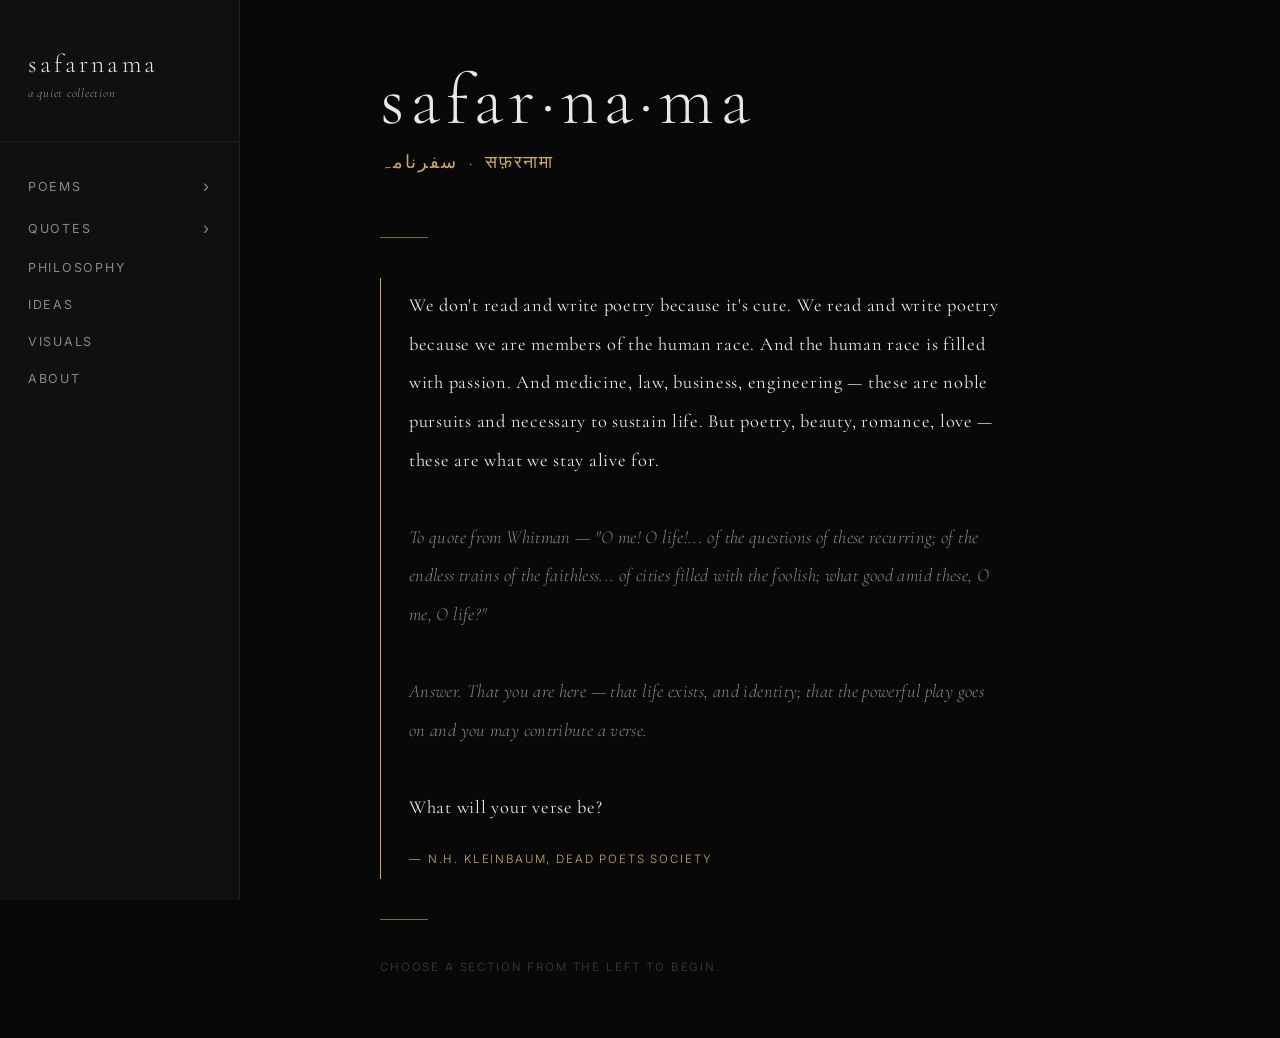
<file: index.html>
<!DOCTYPE html>
<html lang="en">
<head>
  <meta charset="UTF-8" />
  <meta name="viewport" content="width=device-width, initial-scale=1.0"/>
  <title>Safarnama</title>
  <link rel="preconnect" href="https://fonts.googleapis.com">
  <link rel="preconnect" href="https://fonts.gstatic.com" crossorigin>
  <link href="https://fonts.googleapis.com/css2?family=Cormorant+Garamond:ital,wght@0,300;0,400;0,600;1,300;1,400&family=Inter:wght@300;400;500&family=Gulzar&display=swap" rel="stylesheet">
  <link rel="stylesheet" href="css/style.css" />
</head>

<body>

  <!-- ═══ SIDEBAR ═══ -->
  <aside class="sidebar">

    <div class="sidebar-header" onclick="showSection('home'); closeAllDropdowns();" style="cursor:pointer;">
        <h1 class="site-title">Safarnama</h1>
        <p class="site-subtitle">a quiet collection</p>
    </div>

    <nav class="sidebar-nav">

      <!-- Poems -->
      <div class="nav-item">
        <button class="nav-btn" onclick="toggleDropdown('poems-drop')">
          <span>Poems</span>
          <span class="arrow" id="poems-arrow">›</span>
        </button>
        <div class="dropdown" id="poems-drop">
          <button class="sub-btn" onclick="showSection('poems-hindi')">Hindi</button>
          <button class="sub-btn" onclick="showSection('poems-urdu')">Urdu</button>
          <button class="sub-btn" onclick="showSection('poems-english')">English</button>
        </div>
      </div>

      <!-- Quotes -->
      <div class="nav-item">
        <button class="nav-btn" onclick="toggleDropdown('quotes-drop')">
          <span>Quotes</span>
          <span class="arrow" id="quotes-arrow">›</span>
        </button>
        <div class="dropdown" id="quotes-drop">
          <button class="sub-btn" onclick="showSection('quotes-hindi')">Hindi</button>
          <button class="sub-btn" onclick="showSection('quotes-urdu')">Urdu</button>
          <button class="sub-btn" onclick="showSection('quotes-english')">English</button>
        </div>
      </div>

      <!-- Philosophy -->
      <div class="nav-item">
        <button class="nav-btn" onclick="showSection('philosophy')">
          <span>Philosophy</span>
        </button>
      </div>

      <!-- Ideas -->
      <div class="nav-item">
        <button class="nav-btn" onclick="showSection('ideas')">
          <span>Ideas</span>
        </button>
      </div>

      <!-- Visuals -->
      <div class="nav-item">
        <button class="nav-btn" onclick="showSection('visuals')">
          <span>Visuals</span>
        </button>
      </div>

      <!-- About -->
      <div class="nav-item">
        <button class="nav-btn" onclick="showSection('about')">
          <span>About</span>
        </button>
      </div>

    </nav>

  </aside>

  <!-- ═══ MAIN CONTENT ═══ -->
  <main class="main-content">

    <!-- HOME / LANDING -->
    <section class="section active" id="home">
        <div class="landing">

            <h2 class="landing-title">safar·na·ma</h2>
            <p class="landing-meaning">سفرنامہ &nbsp;·&nbsp; सफ़रनामा</p>

            <div class="landing-line"></div>

            <blockquote class="landing-quote">
            <strong>We don't read and write poetry because it's cute. We read and write
            poetry because we are members of the human race. And the human race
            is filled with passion. And medicine, law, business, engineering —
            these are noble pursuits and necessary to sustain life. But poetry,
            beauty, romance, love — these are what we stay alive for.</strong>
            <br><br>
            To quote from Whitman — <em>"O me! O life!... of the questions of
            these recurring; of the endless trains of the faithless... of cities
            filled with the foolish; what good amid these, O me, O life?"</em>
            <br><br>
            Answer. That you are here — that life exists, and identity; that the
            powerful play goes on and you may contribute a verse.
            <br><br>
            <strong>What will your verse be?</strong>
            <span class="landing-quote-author">— N.H. Kleinbaum, Dead Poets Society</span>
            </blockquote>

            <div class="landing-line"></div>

            <p class="landing-hint">Choose a section from the left to begin.</p>

        </div>
    </section>

    <!-- POEMS — ENGLISH -->
    <section class="section" id="poems-english">
    <div class="section-header">
        <h2 class="section-title">English Poems</h2>
    </div>

    <!-- POEM INDEX — list of all poems -->
    <div class="poem-index" id="index-poems-english">
        <div class="poem-index-list">

        <div class="poem-index-item" onclick="showPoem('poems-english', 'frost-stopping')">
            <div class="poem-index-left">
            <span class="poem-index-title">Stopping by Woods on a Snowy Evening</span>
            <span class="poem-index-author">Robert Frost</span>
            </div>
            <div class="poem-index-right">
            <span class="poem-index-year">1922</span>
            <span class="poem-index-arrow">›</span>
            </div>
        </div>

        <div class="poem-index-item" onclick="showPoem('poems-english', 'marley-truth')">
            <div class="poem-index-left">
                <span class="poem-index-title">Find the ones worth suffering for</span>
                <span class="poem-index-author">Bob Marley</span>
            </div>
            <div class="poem-index-right">
                <span class="poem-index-arrow">›</span>
            </div>
        </div>

        </div>
    </div>

    <!-- SINGLE POEM VIEW -->
    <div class="poem-single" id="single-poems-english" style="display:none;">

        <!-- Back button -->
        <button class="back-btn" onclick="backToIndex('poems-english')">
        ‹ &nbsp; Back to English Poems
        </button>

        <!-- Poems live here, only one visible at a time -->
        <div class="poem-card" id="frost-stopping" style="display:none;">
        <div class="poem-card-top">
            <div class="poem-meta">
            <h3 class="poem-title">Stopping by Woods on a Snowy Evening</h3>
            <p class="poem-author">Robert Frost</p>
            </div>
        </div>

        <p class="poem-note">
            A traveler pauses mid-journey to watch snow fall silently into a dark wood.
            The scene holds him — its stillness almost seductive. But he cannot stay.
            He has promises to keep, miles to go, a life that demands he move on.
            It is not a poem about rest. It is a meditation on the tension between
            longing and duty — and its closing lines are not a complaint but a weary,
            resolute affirmation of the need to carry on.
        </p>

        <div class="poem-divider"></div>

        <div class="poem-body">
            <p class="poem-lines">
            The woods are lovely, dark and deep,<br>
            But I have promises to keep,<br>
            And miles to go before I sleep,<br>
            And miles to go before I sleep.
            </p>
        </div>
        </div>

        <div class="poem-card" id="marley-truth" style="display:none;">
            <div class="poem-card-top">
                <h3 class="poem-title">Find the ones worth suffering for</h3>
                <p class="poem-author">Bob Marley</p>
            </div>

            <p class="poem-note">
                Marley
                is laying out a kind of emotional logic here. Anything worth having will
                cost you something. Ease and worth rarely occupy the same space. The
                final turn is the most honest — he does not promise you a love without
                pain. He only asks you to find the people whose pain is worth carrying.
                That is not cynicism. That is wisdom from someone who understood that
                love is not the absence of suffering but the presence of someone worth
                suffering for.
            </p>

            <div class="poem-divider"></div>

            <div class="poem-body">
                <p class="poem-lines">
                If she's amazing, she won't be easy.<br>
                If she's easy, she won't be amazing.<br>
                If she's worth it, you won't give up.<br>
                If you give up, you're not worthy.<br>
                <br>
                Truth is, everybody is going to hurt you;<br>
                you just gotta find the ones worth suffering for.
                </p>
            </div>
        </div>

    </div>
    </section>

    <!-- POEMS — HINDI -->
    <section class="section" id="poems-hindi">
    <div class="section-header">
        <h2 class="section-title">Hindi Poems</h2>
        <p class="section-sub">कविताएँ</p>
    </div>

    <div class="poem-index" id="index-poems-hindi">
    <div class="poem-index-list">

      <div class="poem-index-item" onclick="showPoem('poems-hindi', 'gupt-manushyata')">
        <div class="poem-index-left">
          <span class="poem-index-title">Manushyata</span>
          <span class="poem-index-author">Maithilisharan Gupt</span>
        </div>
        <div class="poem-index-right">
          <span class="poem-index-year">1910</span>
          <span class="poem-index-arrow">›</span>
        </div>
      </div>

    </div>
  </div>

  <div class="poem-single" id="single-poems-hindi" style="display:none;">
    <button class="back-btn" onclick="backToIndex('poems-hindi')">
      ‹ &nbsp; Back to Hindi Poems
    </button>

    <div class="poem-card" id="gupt-manushyata" style="display:none;">
      <div class="poem-card-top">
        <h3 class="poem-title">Manushyata — मनुष्यता</h3>
        <p class="poem-author">Maithilisharan Gupt</p>
        <p class="poem-year">1910</p>
      </div>

      <p class="poem-note">
        Yeh kavita ek sawaal poochti hai — insaan aur janwar mein fark kya hai?
        Gupt ji kehte hain ki jo sirf apne liye jeeta hai, woh toh bas ek pashu hai.
        Asli insaan woh hai jo doosron ke liye jeeta hai, doosron ke liye marta hai.
        Kavita mein unhone Dadhichi, Karna, Raja Ushinar jaisi mahaan aatmaon ka
        zikr kiya hai jinhone apna sab kuch doosron ke liye de diya. Har stanza ek
        hi pankti par khatam hota hai — yeh repetition ek dhol ki tarah dil mein
        bajti hai. Yeh sirf ek kavita nahi, insaaniyat ki ek definition hai.
      </p>

      <div class="poem-divider"></div>

      <div class="poem-body">
        <p class="poem-lines">
          विचार लो कि मर्त्य हो न मृत्यु से डरो कभी,<br>
          मरो परंतु यों मरो कि याद जो करें सभी।<br>
          हुई न यों सुमृत्यु तो वृथा मरे, वृथा जिए,<br>
          मरा नहीं वही कि जो जिया न आपके लिए।<br>
          वही पशु-प्रवृत्ति है कि आप आप ही चरे,<br>
          वही मनुष्य है कि जो मनुष्य के लिए मरे॥<br>
          <br>
          उसी उदार की कथा सरस्वती बखानती,<br>
          उसी उदार से धरा कृतार्थ भाव मानती।<br>
          उसी उदार की सदा सजीव कीर्ति कूजती;<br>
          तथा उसी उदार को समस्त सृष्टि पूजती।<br>
          अखंड आत्म भाव जो असीम विश्व में भरे,<br>
          वही मनुष्य है कि जो मनुष्य के लिए मरे॥<br>
          <br>
          क्षुधार्त रतिदेव ने दिया करस्थ थाल भी,<br>
          तथा दधीचि ने दिया परार्थ अस्थिजाल भी।<br>
          उशीनर क्षितीश ने स्वमांस दान भी किया,<br>
          सहर्ष वीर कर्ण ने शरीर-चर्म भी दिया।<br>
          अनित्य देह के लिए अनादि जीव क्या डरे?<br>
          वही मनुष्य है कि जो मनुष्य के लिए मरे॥<br>
          <br>
          सहानुभूति चाहिए, महाविभूति है यही;<br>
          वशीकृता सदैव है बनी हुई स्वयं मही।<br>
          विरुद्धवाद बुद्ध का दया-प्रवाह में बहा,<br>
          विनीत लोकवर्ग क्या न सामने झुका रहा?<br>
          अहा! वही उदार है परोपकार जो करे,<br>
          वही मनुष्य है कि जो मनुष्य के लिए मरे॥<br>
          <br>
          रहो न भूले के कभी मदांध तुच्छ वित्त में,<br>
          सनाथ जान आपको करो न गर्व चित्त में।<br>
          अनाथ कौन है यहाँ? त्रिलोकनाथ साथ हैं,<br>
          दयालु दीनबंधु के बड़े विशाल हाथ हैं।<br>
          अतीव भाग्यहीन है अधीर भाव जो करे,<br>
          वही मनुष्य है कि जो मनुष्य के लिए मरे॥<br>
          <br>
          अनंत अंतरिक्ष में अनंत देव हैं खड़े,<br>
          समक्ष ही स्वबाहु जो बढ़ा रहे बड़े-बड़े।<br>
          परस्परावलंब से उठो तथा बढ़ो सभी,<br>
          रहो न यों कि एक से न काम और का सरे,<br>
          वही मनुष्य है कि जो मनुष्य के लिए मरे॥<br>
          <br>
          'मनुष्य मात्र बंधु है' यही बड़ा विवेक है,<br>
          पुराणपुरुष स्वयंभू पिता प्रसिद्ध एक है।<br>
          फलानुसार कर्म के अवश्य बाह्य भेद है,<br>
          परंतु अंतरैक्य में प्रणामभूत वेद हैं।<br>
          अनर्थ है कि बंधु ही न बंधु की व्यथा हरे,<br>
          वही मनुष्य है कि जो मनुष्य के लिए मरे॥<br>
          <br>
          चलो अभीष्ट मार्ग में सहर्ष खेलते हुए,<br>
          विपत्ति, विघ्न जो पड़े उन्हें ढकेलते हुए।<br>
          घटे न हेलमेल हाँ, बढ़े न भिन्नता कभी,<br>
          अतर्क एक पंथ के सतर्क पंथ हों सभी।<br>
          तभी समर्थ भाव है कि तारता हुआ तरे,<br>
          वही मनुष्य है कि जो मनुष्य के लिए मरे॥
        </p>
      </div>

    </div>
  </div>
    </section>

    <!-- POEMS — URDU -->
    <section class="section urdu" id="poems-urdu">
    <div class="section-header">
        <h2 class="section-title">Urdu Poems</h2>
        <p class="section-sub">اردو شاعری</p>
    </div>

    <div class="poem-index" id="index-poems-urdu">
    <div class="poem-index-list">

      <div class="poem-index-item" onclick="showPoem('poems-urdu', 'saqi-manzilein')">
        <div class="poem-index-left">
          <span class="poem-index-title">منزلیں لاکھ کٹھن</span>
          <span class="poem-index-author">ساقی امروہوی</span>
        </div>
        <div class="poem-index-right">
          <span class="poem-index-arrow">›</span>
        </div>
      </div>

    </div>
  </div>

  <div class="poem-single" id="single-poems-urdu" style="display:none;">
    <button class="back-btn" onclick="backToIndex('poems-urdu')">
      ‹ &nbsp; Back to Urdu Poems
    </button>

    <div class="poem-card" id="saqi-manzilein" style="display:none;">
      <div class="poem-card-top">
        <h3 class="poem-title">منزلیں لاکھ کٹھن</h3>
        <p class="poem-author">ساقی امروہوی</p>
      </div>

      <p class="poem-note">
        Manzilein Lakh Kathin is a ghazal of defiance and loneliness walking hand
        in hand. Saqi Amrohvi declares that no matter how difficult the road gets,
        he will keep moving — because sitting down in defeat is its own kind of
        death. But beneath that resolve lives a quiet pain. The people who once
        walked beside him, who predicted he would fall apart midway, are nowhere
        to be seen now. Home never felt like home. The world has been unkind.
        Yet the line that stays with you is this — wherever the light goes, I will
        follow. The final sher carries the softest wound of the whole ghazal — love
        never suited him either. He had imagined he would find his way into every
        heart. It did not happen. And he says it without bitterness, just a gentle
        acknowledgment of what was lost. This is not a poem of triumph. It is
        something more honest — the portrait of a man who keeps going not because
        the road is easy, but because stopping is not something he knows how to do.
    </p>

      <div class="poem-divider"></div>

      <div class="poem-body">
        <p class="poem-lines">
          منزلیں لاکھ کٹھن آئیں گزر جاؤں گا<br>
          حوصلہ ہار کے بیٹھوں گا تو مر جاؤں گا<br>
          <br>
          چل رہے تھے جو میرے ساتھ کہاں ہیں وہ لوگ<br>
          جو یہ کہتے تھے کہ رستے میں بکھر جاؤں گا<br>
          <br>
          در بدر ہونے سے پہلے کبھی سوچا بھی نہ تھا<br>
          گھر مجھے راس نہ آیا تو کدھر جاؤں گا<br>
          <br>
          یاد رکھے مجھے دنیا تری تصویر کے ساتھ<br>
          رنگ ایسے تری تصویر میں بھر جاؤں گا<br>
          <br>
          لاکھ روکیں یہ اندھیرے مرا رستہ لیکن<br>
          میں جدھر روشنی جائے گی ادھر جاؤں گا<br>
          <br>
          راس آئی نہ محبت مجھے ورنہ ساقیؔ<br>
          میں نے سوچا تھا کہ ہر دل میں اتر جاؤں گا
        </p>
      </div>

    </div>
  </div>
    </section>

    <!-- QUOTES — HINDI -->
    <section class="section" id="quotes-hindi">
      <div class="section-header">
        <h2 class="section-title">Hindi Quotes</h2>
        <p class="section-sub">विचार</p>
      </div>
      <p class="placeholder-text">Your Hindi quotes will live here.</p>
    </section>

    <!-- QUOTES — URDU -->
    <section class="section urdu" id="quotes-urdu">
      <div class="section-header">
        <h2 class="section-title">Urdu Quotes</h2>
        <p class="section-sub">اقوال</p>
      </div>
      <p class="placeholder-text">Your Urdu quotes will live here.</p>
    </section>

    <!-- QUOTES — ENGLISH -->
    <section class="section" id="quotes-english">
    <div class="section-header">
        <h2 class="section-title">English Quotes</h2>
    </div>

    <div class="quotes-list">

        <!-- KHALIL GIBRAN 1 -->
        <article class="quote-card">
        <div class="quote-author-label">Khalil Gibran</div>
        <blockquote class="quote-text">
            Out of suffering have emerged the strongest souls;
            the most massive characters are seared with scars.
        </blockquote>
        <p class="quote-note">
            Gibran is not consoling you here — he is making an observation about
            the architecture of great human beings. Suffering is not something
            that happens to strong souls despite their strength. It is precisely
            what forged that strength in the first place. The scars are not
            evidence of damage. They are evidence of survival, and of the fire
            that was survived. A soul untouched by pain remains unformed, like
            metal that was never put through heat.
        </p>
        </article>

        <div class="quote-divider"></div>

        <!-- KHALIL GIBRAN 2 -->
        <article class="quote-card">
        <div class="quote-author-label">Khalil Gibran</div>
        <blockquote class="quote-text">
            I deserted the world and sought solitude because I became tired of
            rendering courtesy to those multitudes who believe that humility is
            a sort of weakness, and mercy a kind of cowardice, and snobbery is
            a form of strength.
        </blockquote>
        <p class="quote-note">
            This is Gibran's quiet resignation letter to society. He did not
            leave the world out of bitterness or defeat — he left because he
            refused to keep pretending that cruelty was strength and gentleness
            was weakness. The world he describes is one that has its values
            completely inverted. Solitude, for him, was not loneliness. It was
            the only honest place left to stand.
        </p>
        </article>

        <div class="quote-divider"></div>

        <!-- KHALIL GIBRAN 3 -->
        <article class="quote-card">
        <div class="quote-author-label">Khalil Gibran</div>
        <blockquote class="quote-text">
            Travel and tell no one. Live a true love story and tell no one.
            Live happily and tell no one. People ruin beautiful things.
        </blockquote>
        <p class="quote-note">
            There is something deeply protective in this quote. Gibran understood
            that the moment you share something sacred with the world, the world
            begins to have opinions about it. Other people's doubts, judgments,
            and envy have a way of entering the cracks of something beautiful and
            slowly widening them. Some things stay alive only in silence. The
            most precious chapters of a life are often the ones nobody else
            ever read.
        </p>
        </article>

        <div class="quote-divider"></div>

        <!-- FRANZ KAFKA -->
        <article class="quote-card">
        <div class="quote-author-label">Franz Kafka</div>
        <blockquote class="quote-text">
            A first sign of the beginning of understanding is the wish to die.
        </blockquote>
        <p class="quote-note">
            This is perhaps the most unsettling thing Kafka ever wrote — and
            that is saying something. He is not glorifying death. He is
            describing a specific moment of awakening when a person first truly
            sees the world as it is — its absurdity, its indifference, its
            weight — and feels crushed by that clarity. The wish to die is,
            paradoxically, a sign of intelligence. It means the comfortable
            illusions have finally broken. What comes after that breaking,
            if one survives it, is real understanding.
        </p>
        </article>

        <div class="quote-divider"></div>

        <!-- SERGEI YESENIN -->
        <article class="quote-card">
        <div class="quote-author-label">Sergei Yesenin</div>
        <blockquote class="quote-text">
            In life, you can search for everything except love and death.
            They find you when the time comes.
        </blockquote>
        <p class="quote-note">
            Yesenin spent his short life chasing both — love with a desperate
            intensity, and death which arrived at thirty years old. This quote
            carries the weight of someone who learned this truth firsthand. Love
            and death operate outside the reach of human will. You cannot
            schedule them, manufacture them, or avoid them. Every other thing in
            life rewards effort and intention. These two arrive on their own
            terms, at their own hour, and there is a strange peace in accepting
            that.
        </p>
        </article>

    </div>
    </section>

    <!-- PHILOSOPHY -->
    <section class="section" id="philosophy">
    <div class="section-header">
        <h2 class="section-title">Philosophy</h2>
        <p class="section-sub">thoughts on existence</p>
    </div>

    <!-- PHILOSOPHY INDEX -->
    <div class="philosophy-index" id="index-philosophy">
        <div class="poem-index-list">

        <div class="poem-index-item" onclick="showPhilosophy('buddhism')">
            <div class="poem-index-left">
            <span class="poem-index-title">Buddhism</span>
            <span class="poem-index-author">The Middle Way — 5th century BCE</span>
            </div>
            <div class="poem-index-right">
            <span class="poem-index-arrow">›</span>
            </div>
        </div>

        <!-- add more philosophies here in future -->

        </div>
    </div>

    <!-- PHILOSOPHY SINGLE VIEW -->
    <div class="philosophy-single" id="single-philosophy" style="display:none;">

        <button class="back-btn" onclick="backToPhilosophy()">
        ‹ &nbsp; Back to Philosophy
        </button>

        <!-- BUDDHISM -->
        <div class="philosophy-content" id="buddhism" style="display:none;">

        <div class="phil-header">
            <h2 class="phil-title">Buddhism</h2>
            <p class="phil-subtitle">The Middle Way &nbsp;·&nbsp; मध्यम मार्ग</p>
            <p class="phil-origin">Siddhartha Gautama &nbsp;·&nbsp; 5th century BCE &nbsp;·&nbsp; Ancient India</p>
        </div>

        <!-- CORE IDEA -->
        <div class="phil-block">
            <div class="phil-block-label">The Central Insight</div>
            <div class="phil-block-body">
            <p>
                Buddhism begins with one unflinching observation —
                life as ordinarily lived is <span class="phil-keyword">dukkha</span> (दुःख).
                Not occasionally. Structurally. The Buddha did not say this to be
                pessimistic. He said it the way a doctor states a diagnosis —
                clearly, so that treatment can begin.
            </p>
            <p>
                <span class="phil-keyword">Dukkha</span> is usually translated as suffering
                but the more honest translation is <em>unsatisfactoriness</em> — a wheel
                whose axle is slightly off center. Everything feels subtly wrong because
                we are living in a fundamental misunderstanding of what we are and how
                reality actually works.
            </p>
            <p>
                The Buddha was not a god, not a prophet, not a messenger of divine
                revelation. He was a human being who sat down under a tree and looked
                directly at his own mind until he understood it completely. What he
                found, he spent the rest of his life teaching — not as commandments,
                but as an invitation to look for yourself.
            </p>
            </div>
        </div>

        <!-- FOUR NOBLE TRUTHS -->
        <div class="phil-block">
            <div class="phil-block-label">The Four Noble Truths &nbsp;·&nbsp; चार आर्य सत्य</div>
            <div class="phil-block-body">

            <p class="phil-intro">
                These are not beliefs to be accepted. They are observations to be
                verified in one's own experience. The Buddha structured them
                deliberately like a medical diagnosis — identify the illness,
                find its cause, confirm that cure is possible, prescribe the path.
            </p>

            <div class="phil-truth">
                <div class="phil-truth-title">
                First Truth &nbsp;·&nbsp;
                <span class="phil-keyword">Dukkha</span> (दुःख)
                </div>
                <p>
                Suffering exists. Life contains pain, loss, impermanence, and
                a pervasive unsatisfactoriness. This is not a belief or a
                religious claim. It is a direct observation — the kind anyone
                can verify simply by looking honestly at their own experience.
                The pleasant things end. The painful things arrive uninvited.
                Even in moments of happiness there is an undercurrent of anxiety
                about losing it.
                </p>
            </div>

            <div class="phil-truth">
                <div class="phil-truth-title">
                Second Truth &nbsp;·&nbsp;
                <span class="phil-keyword">Samudaya</span> (समुदाय)
                </div>
                <p>
                Suffering has an origin. That origin is
                <span class="phil-keyword">tanha</span> — craving, literally
                thirst. We crave pleasure, crave existence itself, crave for
                things to be different from what they are. This craving is
                not a character flaw. It is the default operating mode of an
                untrained mind. It reaches for the pleasant, recoils from the
                unpleasant, and generates endless suffering in the gap between
                what is and what it wants.
                </p>
            </div>

            <div class="phil-truth">
                <div class="phil-truth-title">
                Third Truth &nbsp;·&nbsp;
                <span class="phil-keyword">Nirodha</span> (निरोध)
                </div>
                <p>
                Suffering can end. The complete cessation of craving is possible.
                This is the most radical claim Buddhism makes — that the human
                mind can be fundamentally and permanently freed from its own
                self-generated torment. This state of liberation is called
                <span class="phil-keyword">Nirvana</span> (निर्वाण) — literally
                the extinguishing of a flame. Not annihilation. Not bliss in
                a cloud. The simple, clear absence of the fire that was
                burning all along.
                </p>
            </div>

            <div class="phil-truth">
                <div class="phil-truth-title">
                Fourth Truth &nbsp;·&nbsp;
                <span class="phil-keyword">Magga</span> (मार्ग)
                </div>
                <p>
                There is a path to that cessation. It is not a miracle, not
                a grace, not something given from outside. It is a practice —
                the <span class="phil-keyword">Ashtangika Marga</span>,
                the Eightfold Path. Suffering ends not through belief but
                through a systematic transformation of how one sees, thinks,
                speaks, acts, and pays attention.
                </p>
            </div>

            </div>
        </div>

        <!-- THREE MARKS -->
        <div class="phil-block">
            <div class="phil-block-label">The Three Marks of Existence &nbsp;·&nbsp; तीन लक्षण</div>
            <div class="phil-block-body">

            <p class="phil-intro">
                These are the three characteristics that Buddhism says apply to
                all conditioned reality — everything that arises, exists within
                time, and depends on causes and conditions.
            </p>

            <div class="phil-truth">
                <div class="phil-truth-title">
                <span class="phil-keyword">Anicca</span> (अनित्य) &nbsp;·&nbsp; Impermanence
                </div>
                <p>
                Everything that arises passes away. Every thought, every feeling,
                every person, every civilization, every universe. Nothing holds
                its shape. The suffering we manufacture for ourselves comes
                largely from trying to hold on to what is already in the process
                of leaving — clinging to the pleasant, resisting the unpleasant,
                as though either clinging or resistance could change the
                fundamental nature of things.
                </p>
            </div>

            <div class="phil-truth">
                <div class="phil-truth-title">
                <span class="phil-keyword">Dukkha</span> (दुःख) &nbsp;·&nbsp; Unsatisfactoriness
                </div>
                <p>
                Because everything is impermanent, nothing can provide lasting
                satisfaction. We keep reaching for things — relationships,
                achievements, experiences, possessions — expecting them to
                finally be enough. They never are. Not because the things are
                bad, but because permanence is what the craving mind demands
                and impermanence is what reality delivers. The gap between
                those two is <span class="phil-keyword">dukkha</span>.
                </p>
            </div>

            <div class="phil-truth">
                <div class="phil-truth-title">
                <span class="phil-keyword">Anatta</span> (अनात्मा) &nbsp;·&nbsp; No Fixed Self
                </div>
                <p>
                This is the most radical and difficult idea in all of Buddhism.
                There is no permanent, unchanging self behind your experiences.
                What you call <em>"I"</em> is actually a constantly changing
                stream of sensations, thoughts, emotions, and perceptions —
                with no fixed experiencer standing behind them. The self is a
                process, not a thing. A river, not a rock. Most of the suffering
                we carry comes from defending, decorating, and mourning a self
                that does not ultimately exist in the way we imagine it does.
                </p>
            </div>

            </div>
        </div>

        <!-- EIGHTFOLD PATH -->
        <div class="phil-block">
            <div class="phil-block-label">The Eightfold Path &nbsp;·&nbsp; अष्टांगिक मार्ग</div>
            <div class="phil-block-body">

            <p class="phil-intro">
                Not commandments. Not rules handed down from a god. A map drawn
                by someone who walked the territory himself. The eight factors
                are not sequential steps — they are eight dimensions of a single
                integrated way of living, grouped into three trainings.
            </p>

            <div class="phil-eightfold">

                <div class="phil-training-group">
                <div class="phil-training-title">
                    Prajna &nbsp;·&nbsp; प्रज्ञा &nbsp;·&nbsp; Wisdom
                </div>
                <div class="phil-path-item">
                    <span class="phil-path-name">Right Understanding</span>
                    <span class="phil-keyword">Samma Ditthi</span>
                    <p>Seeing reality as it actually is — impermanent, interdependent,
                    without a fixed self at the center. Not as a philosophical position
                    but as a living, moment-to-moment recognition.</p>
                </div>
                <div class="phil-path-item">
                    <span class="phil-path-name">Right Intention</span>
                    <span class="phil-keyword">Samma Sankappa</span>
                    <p>The commitment to renunciation, to non-ill-will, to
                    non-cruelty. The direction of the heart before any action
                    is taken.</p>
                </div>
                </div>

                <div class="phil-training-group">
                <div class="phil-training-title">
                    Sila &nbsp;·&nbsp; शील &nbsp;·&nbsp; Ethics
                </div>
                <div class="phil-path-item">
                    <span class="phil-path-name">Right Speech</span>
                    <span class="phil-keyword">Samma Vaca</span>
                    <p>Speaking truthfully, kindly, usefully, and at the right
                    time. Recognizing that words are not neutral — they shape
                    the minds that speak them as much as the minds that hear them.</p>
                </div>
                <div class="phil-path-item">
                    <span class="phil-path-name">Right Action</span>
                    <span class="phil-keyword">Samma Kammanta</span>
                    <p>Acting in ways that do not harm oneself or others.
                    Refraining from taking life, from taking what is not given,
                    from misconduct that damages trust and causes suffering.</p>
                </div>
                <div class="phil-path-item">
                    <span class="phil-path-name">Right Livelihood</span>
                    <span class="phil-keyword">Samma Ajiva</span>
                    <p>Earning one's living in a way that does not cause harm.
                    How we spend our working hours is how we spend a large
                    portion of our lives — it cannot be separated from the
                    path.</p>
                </div>
                </div>

                <div class="phil-training-group">
                <div class="phil-training-title">
                    Samadhi &nbsp;·&nbsp; समाधि &nbsp;·&nbsp; Meditation
                </div>
                <div class="phil-path-item">
                    <span class="phil-path-name">Right Effort</span>
                    <span class="phil-keyword">Samma Vayama</span>
                    <p>The sustained energy to cultivate wholesome states of
                    mind and abandon unwholesome ones. Not force or strain —
                    the steady, patient effort of a gardener, not a soldier.</p>
                </div>
                <div class="phil-path-item">
                    <span class="phil-path-name">Right Mindfulness</span>
                    <span class="phil-keyword">Samma Sati</span>
                    <p>Clear, continuous awareness of what is actually happening
                    in this moment — in the body, in feelings, in the mind, in
                    the nature of experience itself. This is the heart of
                    Buddhist practice.</p>
                </div>
                <div class="phil-path-item">
                    <span class="phil-path-name">Right Concentration</span>
                    <span class="phil-keyword">Samma Samadhi</span>
                    <p>The cultivation of a unified, stable, deeply collected
                    mind through meditation. The still water in which reality
                    can finally be seen clearly, without the constant distortion
                    of agitation and craving.</p>
                </div>
                </div>

            </div>

            </div>
        </div>

        </div>
        <!-- end buddhism -->

    </div>
    <!-- end philosophy single -->

    </section>

    <!-- IDEAS -->
    <section class="section" id="ideas">
      <div class="section-header">
        <h2 class="section-title">Ideas</h2>
        <p class="section-sub">sparks worth keeping</p>
      </div>
      <p class="placeholder-text">Your ideas will live here.</p>
    </section>

    <!-- VISUALS -->
    <section class="section" id="visuals">
      <div class="section-header">
        <h2 class="section-title">Visuals</h2>
        <p class="section-sub">images that stayed</p>
      </div>
      <p class="placeholder-text">Your visual gallery will live here.</p>
    </section>

    <!-- ABOUT -->
    <section class="section" id="about">
      <div class="section-header">
        <h2 class="section-title">About</h2>
        <p class="section-sub">who is this, really</p>
      </div>
      
      <div class="about-body">
        <div class="about-block">
            <h3 class="about-label">Introduction</h3>
            <p class="about-text">
                Everything here is borrowed — stolen from authors I've stayed up reading,
                films that quietly wrecked me, and songs that arrived at exactly the
                right moment. Safarnama is not my writing. It is my listening. A record
                of everything that passed through me and left a mark.
            </p>
            <blockquote class="about-quote">
                What's in a name? That which we call a rose by any other name would smell as sweet.
                <span class="about-quote-author">— William Shakespeare</span>
            </blockquote>
            <p class="about-text">
                So if you ask who I am — I am simply what moved me.
            </p>
        </div>
      </div>
    </section>

  </main>

  <script src="js/main.js"></script>
</body>
</html>
</file>
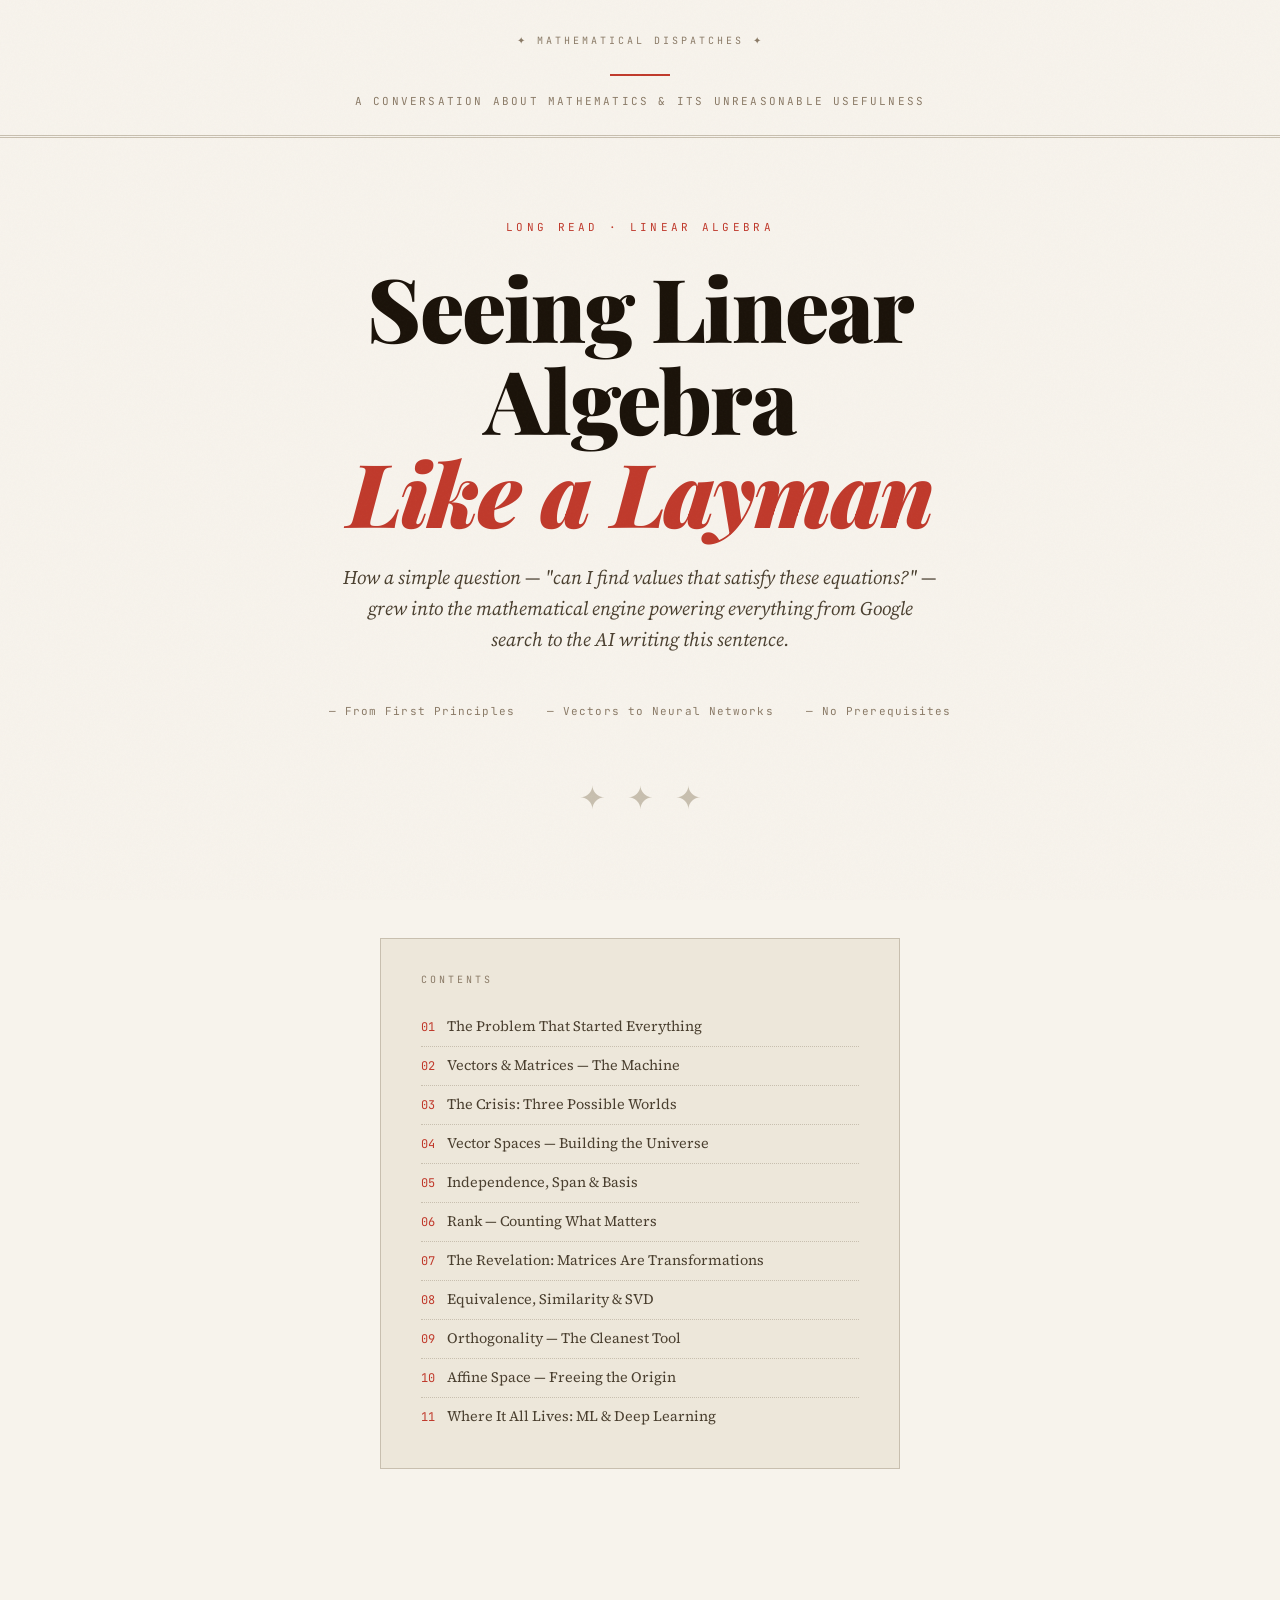
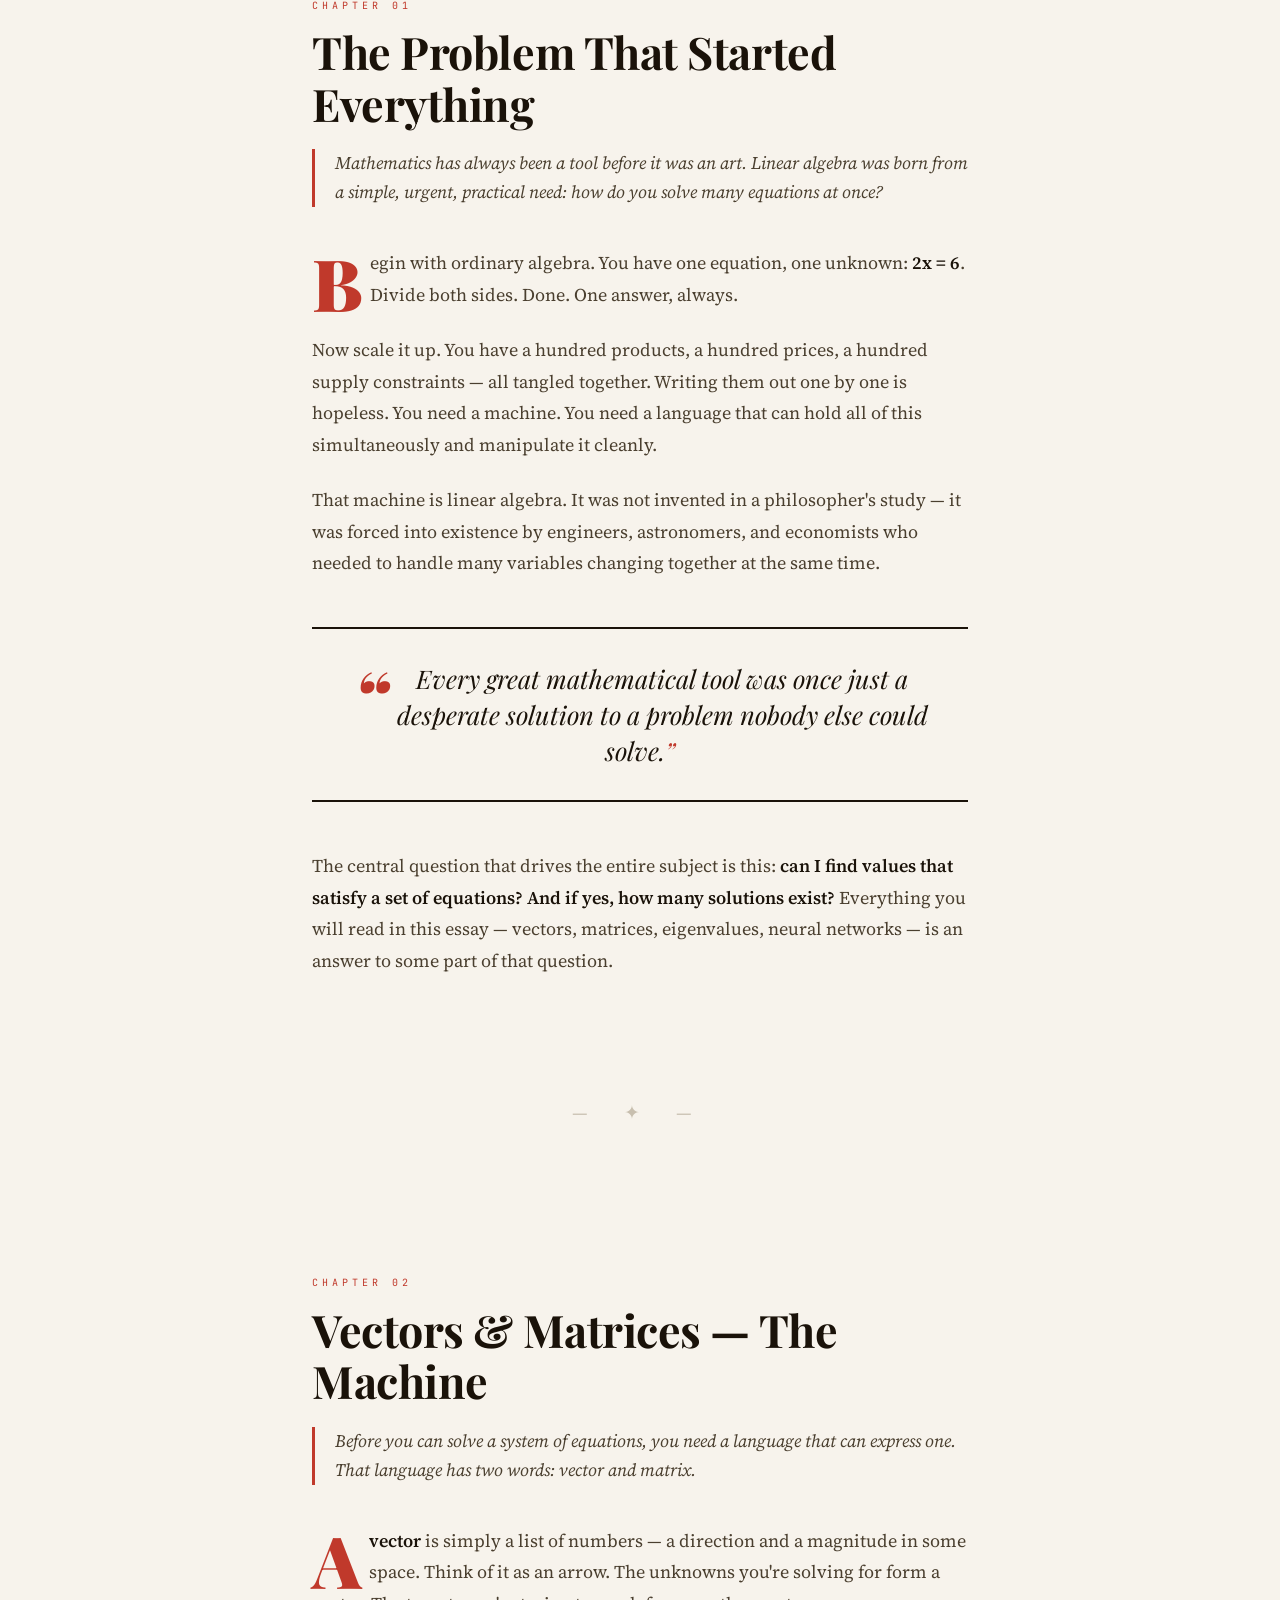
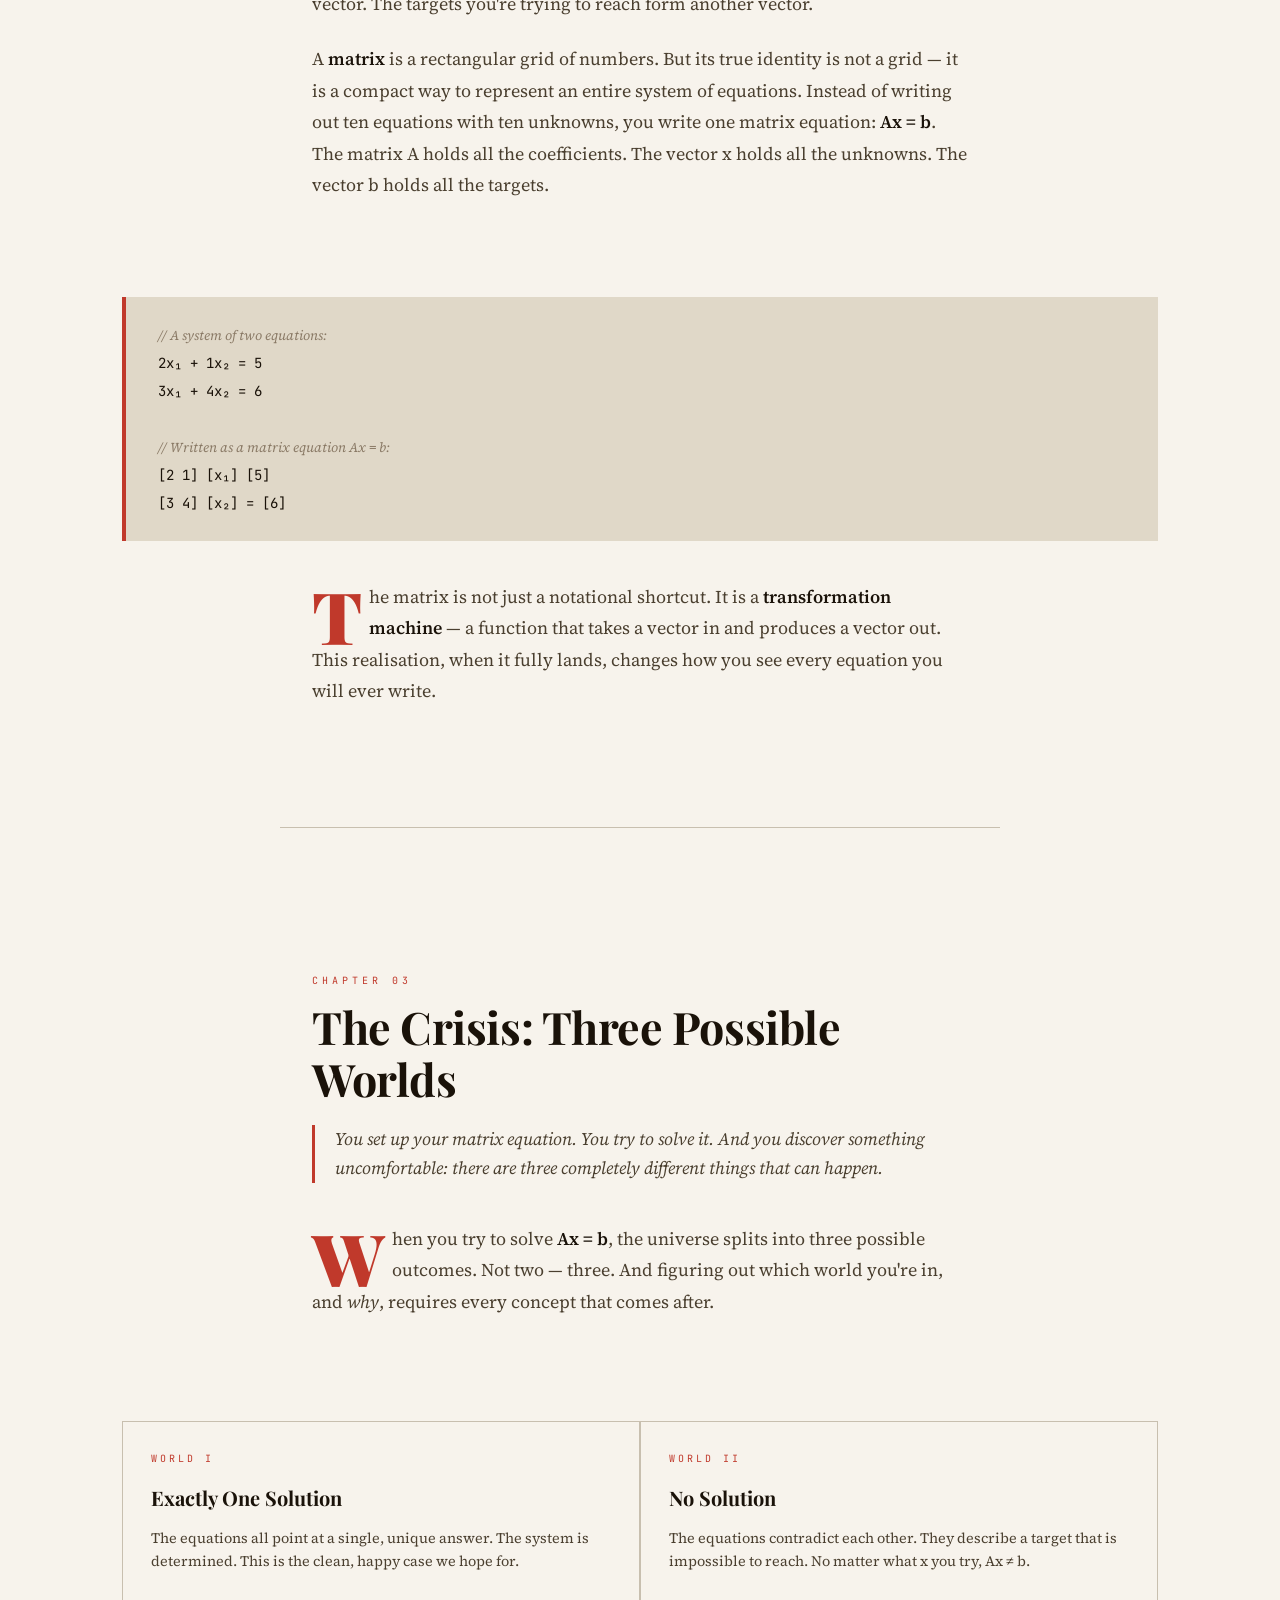
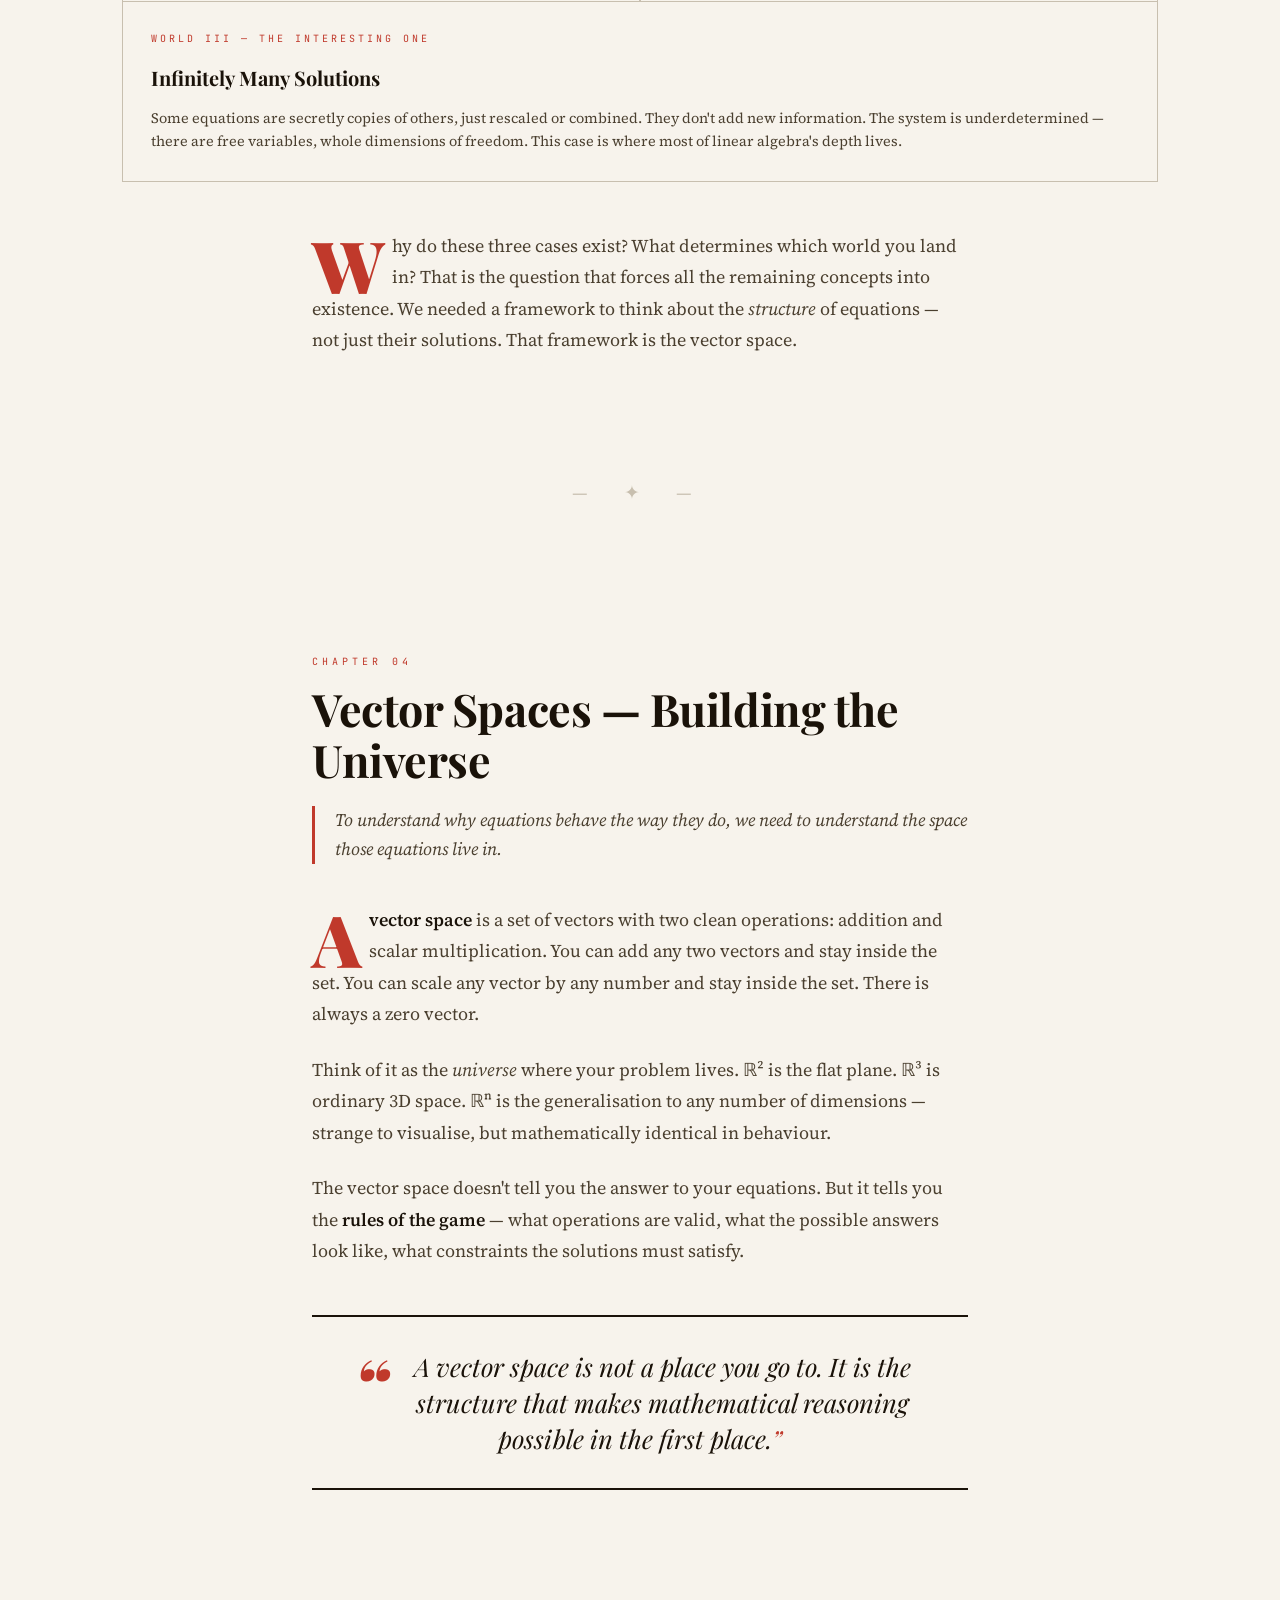
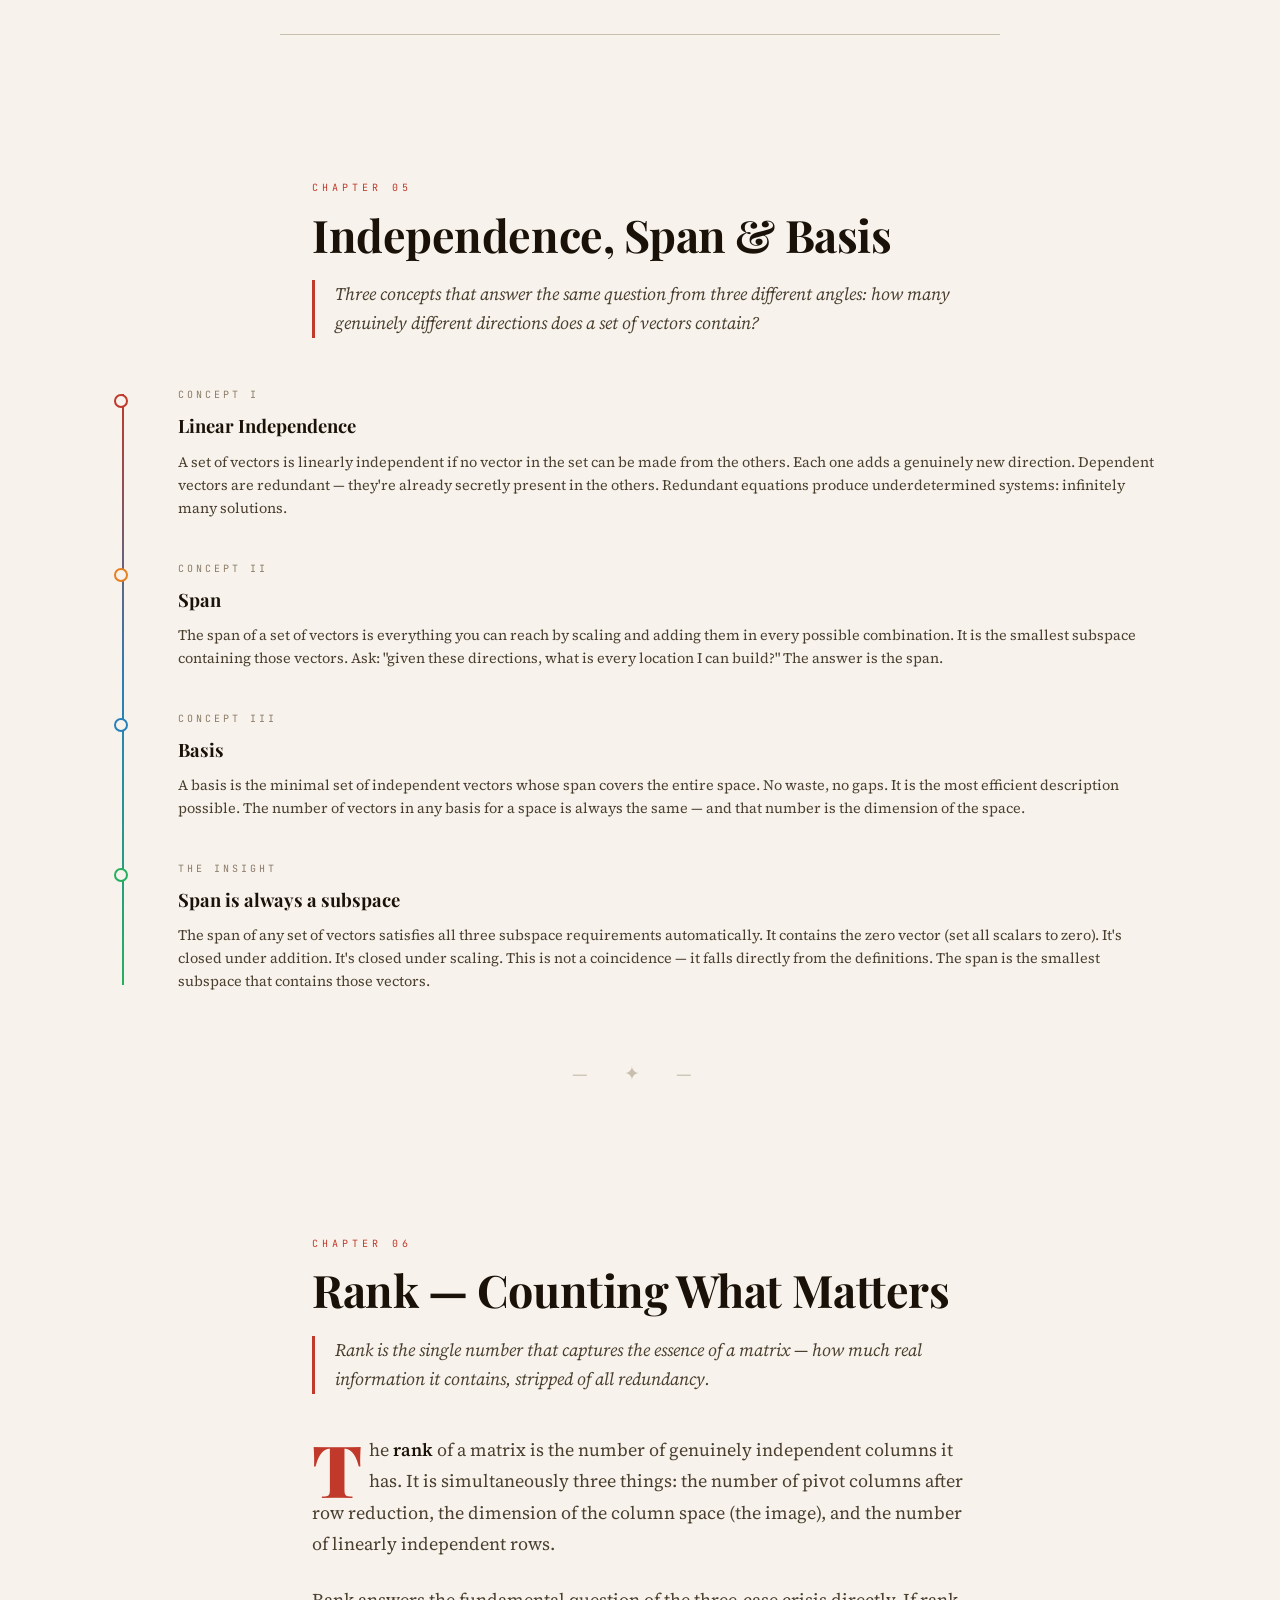
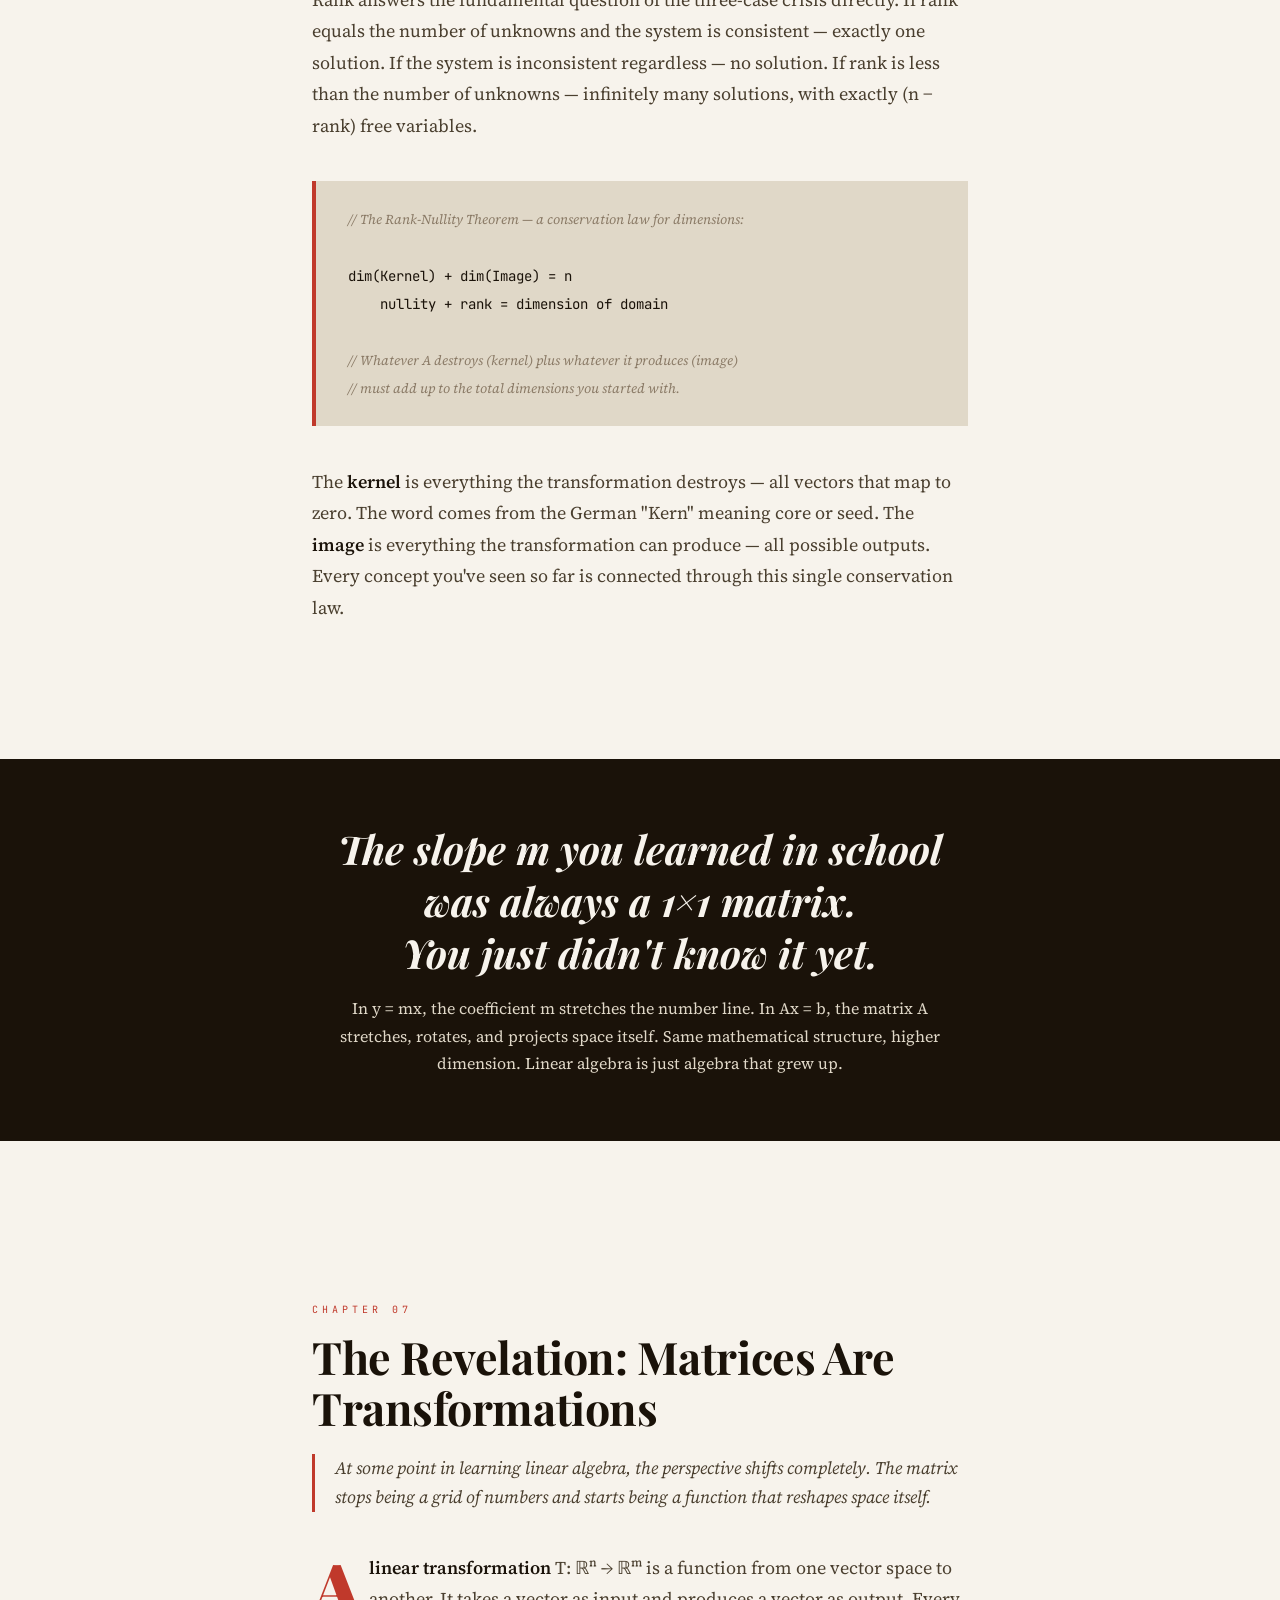
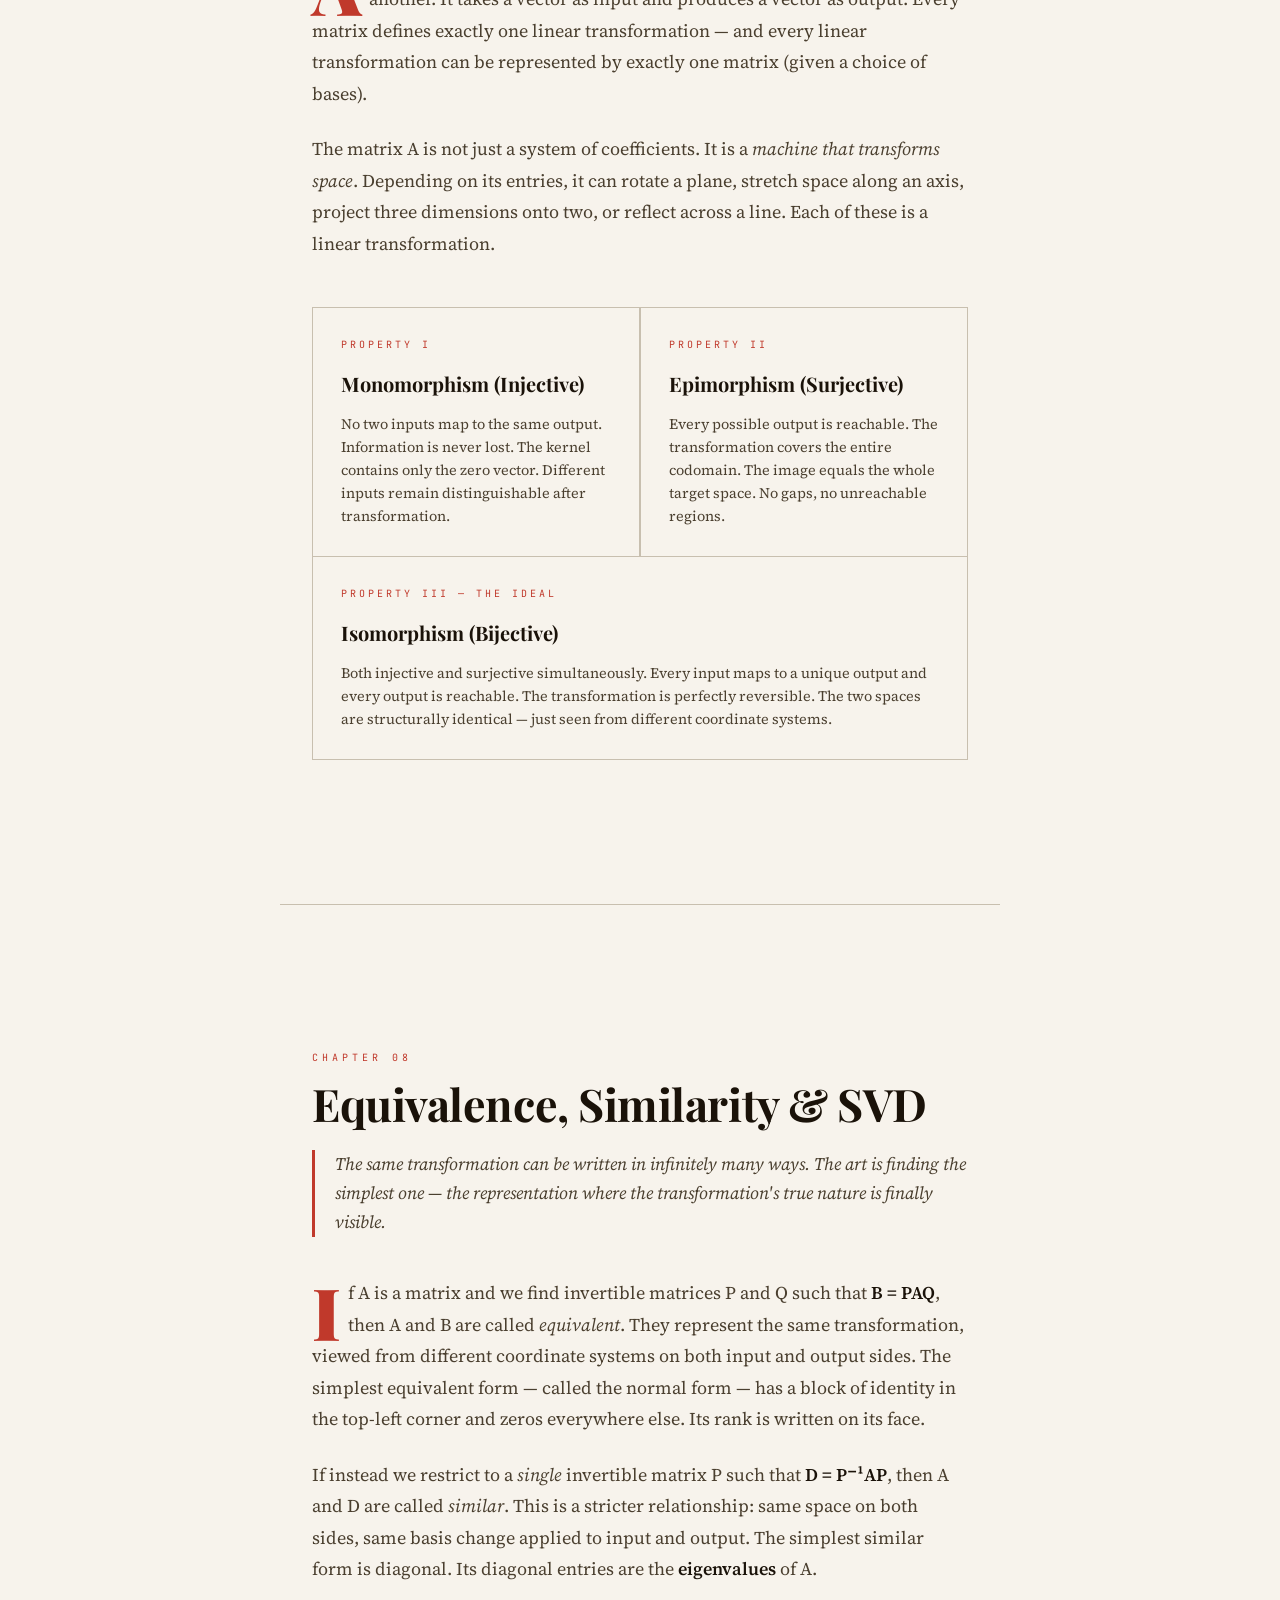
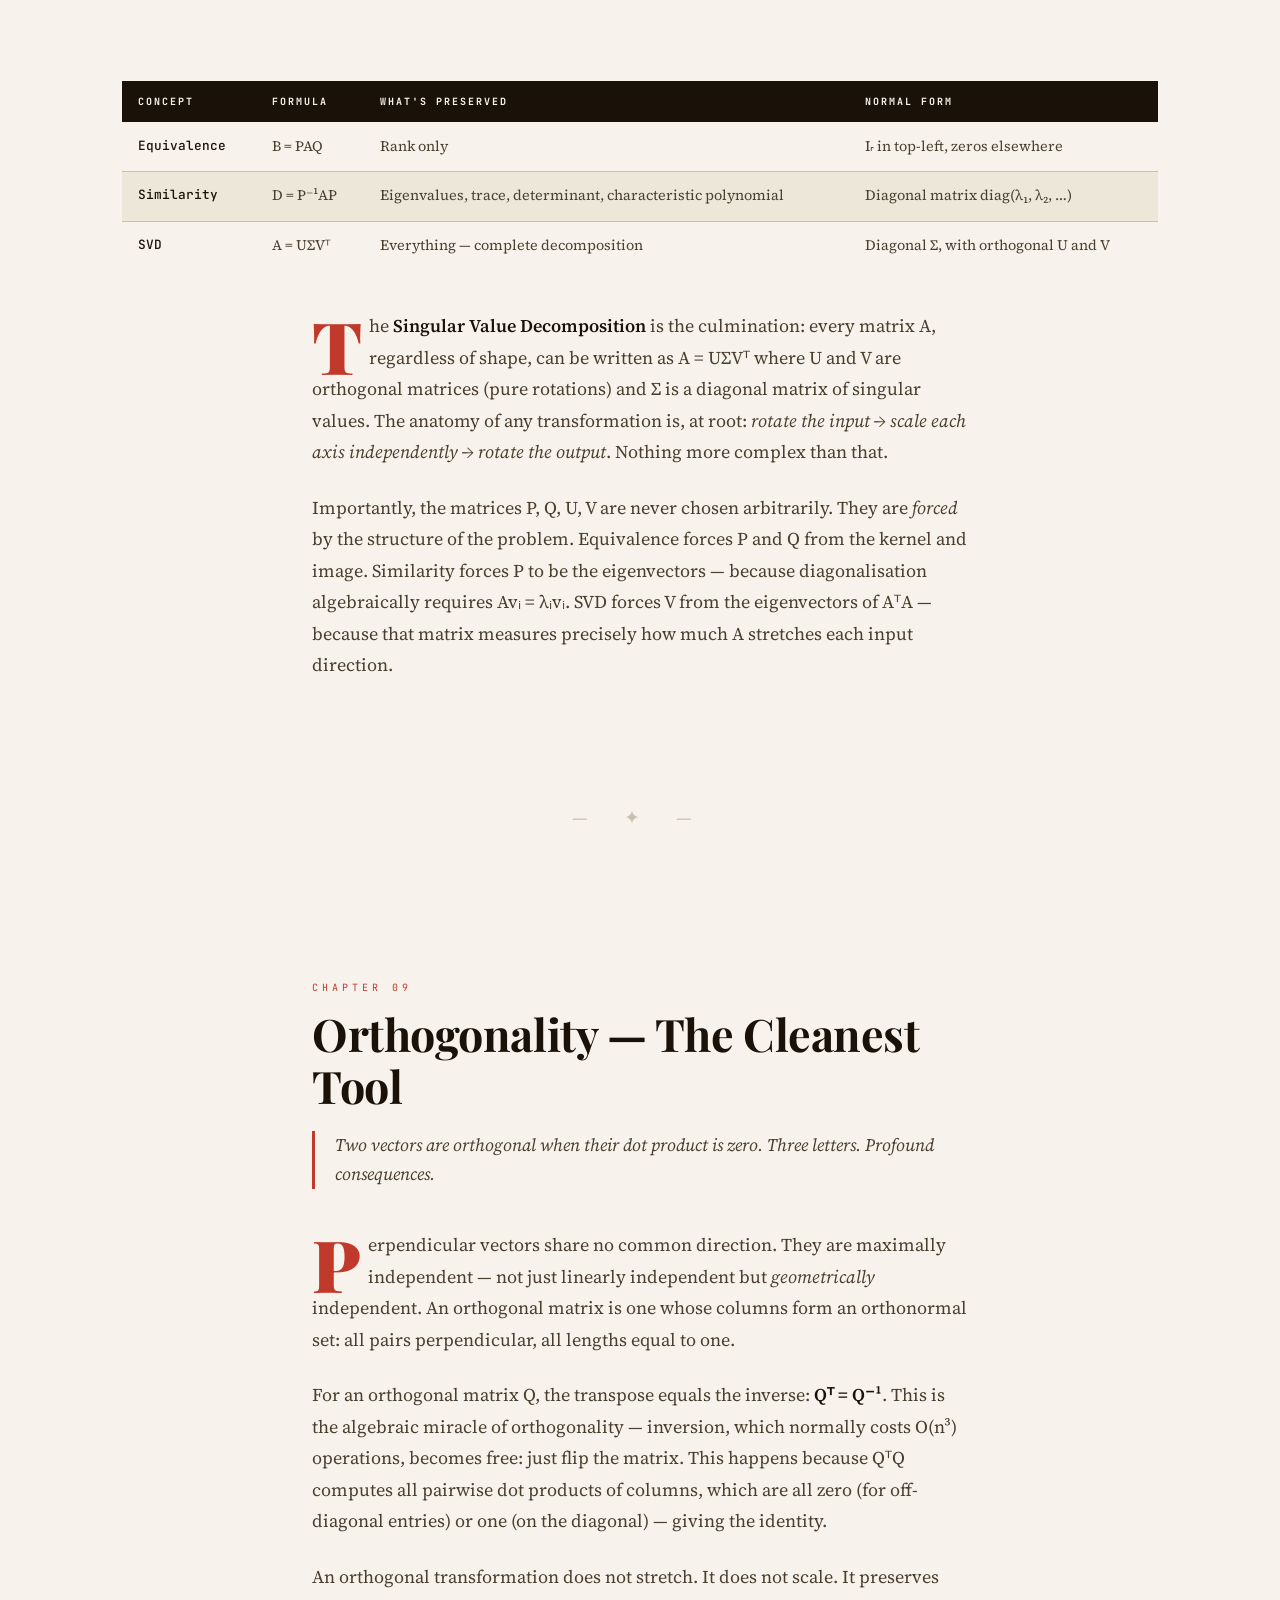
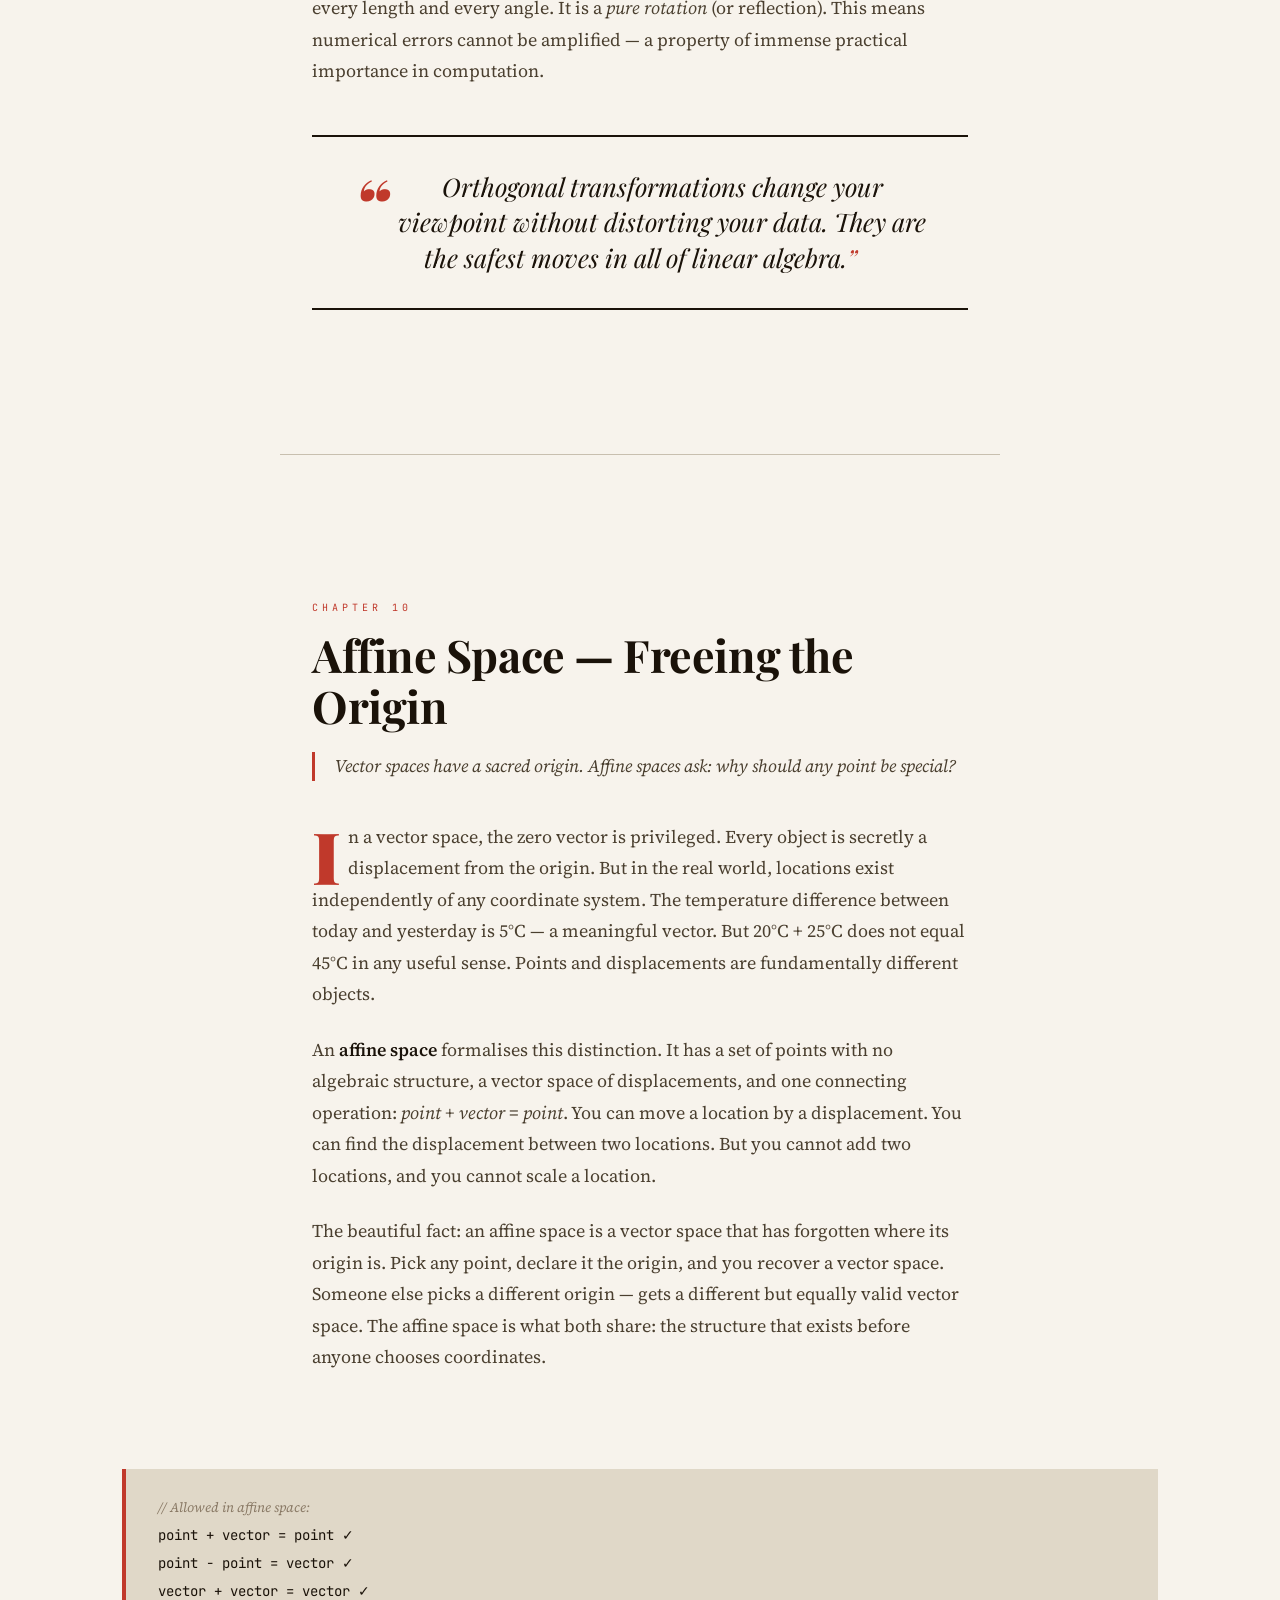
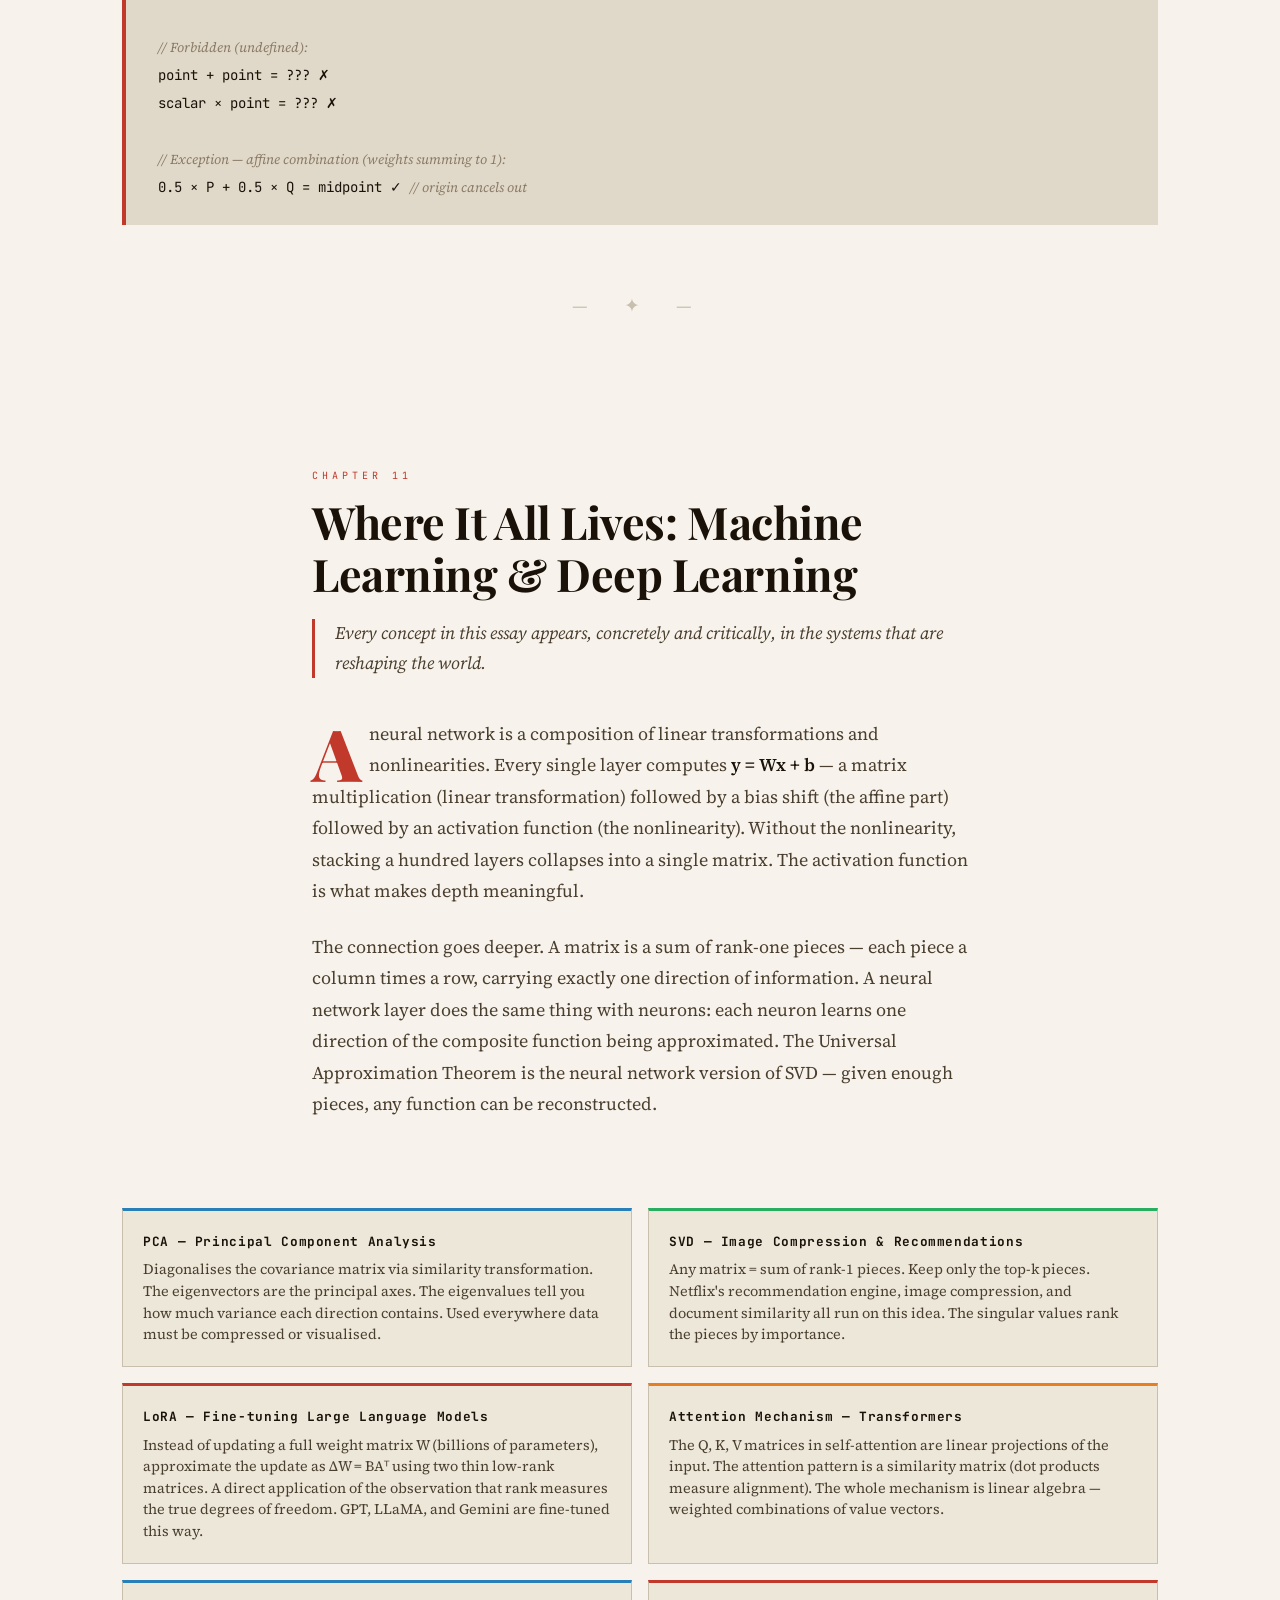
<file: linear-algebra-layman.html>
<!DOCTYPE html>
<html lang="en">
<head>
<meta charset="UTF-8">
<meta name="viewport" content="width=device-width, initial-scale=1.0">
<title>Seeing Linear Algebra Like a Layman</title>
<link rel="preconnect" href="https://fonts.googleapis.com">
<link href="https://fonts.googleapis.com/css2?family=Playfair+Display:ital,wght@0,400;0,700;0,900;1,400;1,700&family=Source+Serif+4:ital,opsz,wght@0,8..60,300;0,8..60,400;0,8..60,600;1,8..60,300;1,8..60,400&family=JetBrains+Mono:wght@400;500&display=swap" rel="stylesheet">
<style>
  :root {
    --ink: #1a1209;
    --ink-light: #4a3f2f;
    --ink-muted: #8a7a66;
    --paper: #f7f3ec;
    --paper-dark: #ede7da;
    --paper-darker: #e0d8c8;
    --accent: #c0392b;
    --accent-warm: #e67e22;
    --accent-cool: #2980b9;
    --accent-green: #27ae60;
    --rule: #c8bfaf;
    --mono: 'JetBrains Mono', monospace;
    --display: 'Playfair Display', serif;
    --body: 'Source Serif 4', serif;
  }

  * { margin: 0; padding: 0; box-sizing: border-box; }

  html { scroll-behavior: smooth; }

  body {
    background: var(--paper);
    color: var(--ink);
    font-family: var(--body);
    font-size: 18px;
    line-height: 1.75;
    overflow-x: hidden;
  }

  /* ── NOISE TEXTURE ── */
  body::before {
    content: '';
    position: fixed;
    inset: 0;
    background-image: url("data:image/svg+xml,%3Csvg viewBox='0 0 512 512' xmlns='http://www.w3.org/2000/svg'%3E%3Cfilter id='n'%3E%3CfeTurbulence type='fractalNoise' baseFrequency='0.9' numOctaves='4' stitchTiles='stitch'/%3E%3C/filter%3E%3Crect width='100%25' height='100%25' filter='url(%23n)' opacity='0.04'/%3E%3C/svg%3E");
    pointer-events: none;
    z-index: 9999;
    opacity: 0.6;
  }

  /* ── MASTHEAD ── */
  .masthead {
    border-bottom: 3px double var(--rule);
    padding: 2rem 0 1.5rem;
    text-align: center;
    background: var(--paper);
    position: relative;
  }
  .masthead::before {
    content: '✦ MATHEMATICAL DISPATCHES ✦';
    display: block;
    font-family: var(--mono);
    font-size: 10px;
    letter-spacing: 0.3em;
    color: var(--ink-muted);
    margin-bottom: 1.5rem;
  }
  .masthead-rule {
    width: 60px;
    height: 2px;
    background: var(--accent);
    margin: 1rem auto;
  }
  .masthead-sub {
    font-family: var(--mono);
    font-size: 11px;
    color: var(--ink-muted);
    letter-spacing: 0.2em;
    text-transform: uppercase;
  }

  /* ── HERO ── */
  .hero {
    max-width: 860px;
    margin: 0 auto;
    padding: 5rem 2rem 4rem;
    text-align: center;
    position: relative;
  }
  .hero-eyebrow {
    font-family: var(--mono);
    font-size: 11px;
    letter-spacing: 0.3em;
    color: var(--accent);
    text-transform: uppercase;
    margin-bottom: 1.5rem;
    display: block;
  }
  .hero h1 {
    font-family: var(--display);
    font-size: clamp(2.8rem, 7vw, 5.5rem);
    font-weight: 900;
    line-height: 1.05;
    color: var(--ink);
    letter-spacing: -0.02em;
    margin-bottom: 1.5rem;
  }
  .hero h1 em {
    font-style: italic;
    color: var(--accent);
  }
  .hero-deck {
    font-size: 1.2rem;
    color: var(--ink-light);
    max-width: 600px;
    margin: 0 auto 3rem;
    font-style: italic;
    line-height: 1.6;
  }
  .hero-meta {
    display: flex;
    justify-content: center;
    align-items: center;
    gap: 2rem;
    font-family: var(--mono);
    font-size: 11px;
    color: var(--ink-muted);
    letter-spacing: 0.1em;
  }
  .hero-meta span::before { content: '— '; }
  .hero-ornament {
    font-size: 2rem;
    color: var(--rule);
    margin: 3rem 0 0;
  }

  /* ── LAYOUT ── */
  .container {
    max-width: 1100px;
    margin: 0 auto;
    padding: 0 2rem;
  }
  .article-body {
    max-width: 720px;
    margin: 0 auto;
    padding: 0 2rem;
  }

  /* ── SECTION HEADERS ── */
  .chapter {
    padding: 5rem 2rem 0;
    max-width: 720px;
    margin: 0 auto;
  }
  .chapter-number {
    font-family: var(--mono);
    font-size: 10px;
    letter-spacing: 0.4em;
    color: var(--accent);
    text-transform: uppercase;
    display: block;
    margin-bottom: 0.75rem;
  }
  .chapter h2 {
    font-family: var(--display);
    font-size: clamp(1.8rem, 4vw, 2.8rem);
    font-weight: 700;
    line-height: 1.15;
    color: var(--ink);
    letter-spacing: -0.01em;
    margin-bottom: 1.25rem;
  }
  .chapter-intro {
    font-size: 1.1rem;
    color: var(--ink-light);
    font-style: italic;
    border-left: 3px solid var(--accent);
    padding-left: 1.25rem;
    margin-bottom: 2.5rem;
    line-height: 1.65;
  }

  /* ── BODY TEXT ── */
  .prose {
    max-width: 720px;
    margin: 0 auto;
    padding: 0 2rem 2rem;
  }
  .prose p {
    margin-bottom: 1.5rem;
    color: var(--ink-light);
  }
  .prose p:first-child::first-letter {
    font-family: var(--display);
    font-size: 4.5rem;
    font-weight: 900;
    float: left;
    line-height: 0.75;
    margin-right: 0.1em;
    margin-top: 0.1em;
    color: var(--accent);
  }
  .prose strong { color: var(--ink); font-weight: 600; }

  /* ── PULL QUOTES ── */
  .pullquote {
    margin: 3rem 0;
    padding: 2rem 2.5rem;
    border-top: 2px solid var(--ink);
    border-bottom: 2px solid var(--ink);
    text-align: center;
  }
  .pullquote p {
    font-family: var(--display);
    font-size: 1.6rem;
    font-style: italic;
    font-weight: 400;
    line-height: 1.4;
    color: var(--ink);
    margin: 0;
  }
  .pullquote p::before { content: '\201C'; color: var(--accent); }
  .pullquote p::after { content: '\201D'; color: var(--accent); }

  /* ── CONCEPT CARDS ── */
  .concept-grid {
    display: grid;
    grid-template-columns: 1fr 1fr;
    gap: 1.5px;
    margin: 3rem 0;
    background: var(--rule);
    border: 1.5px solid var(--rule);
  }
  .concept-card {
    background: var(--paper);
    padding: 1.75rem;
    transition: background 0.2s;
  }
  .concept-card:hover { background: var(--paper-dark); }
  .concept-card .label {
    font-family: var(--mono);
    font-size: 10px;
    letter-spacing: 0.3em;
    color: var(--accent);
    text-transform: uppercase;
    display: block;
    margin-bottom: 0.75rem;
  }
  .concept-card h3 {
    font-family: var(--display);
    font-size: 1.25rem;
    font-weight: 700;
    color: var(--ink);
    margin-bottom: 0.75rem;
  }
  .concept-card p {
    font-size: 0.9rem;
    color: var(--ink-light);
    line-height: 1.6;
    margin: 0;
  }

  /* ── MATH CALLOUT ── */
  .math-block {
    background: var(--paper-darker);
    border-left: 4px solid var(--accent);
    padding: 1.5rem 2rem;
    margin: 2.5rem 0;
    font-family: var(--mono);
    font-size: 0.875rem;
    color: var(--ink);
    line-height: 2;
    overflow-x: auto;
  }
  .math-block .comment {
    color: var(--ink-muted);
    font-style: italic;
    font-family: var(--body);
    font-size: 0.85rem;
  }

  /* ── TIMELINE ── */
  .timeline {
    margin: 3rem 0;
    position: relative;
    padding-left: 2rem;
  }
  .timeline::before {
    content: '';
    position: absolute;
    left: 0;
    top: 0.5rem;
    bottom: 0.5rem;
    width: 2px;
    background: linear-gradient(to bottom, var(--accent), var(--accent-cool), var(--accent-green));
  }
  .timeline-item {
    margin-bottom: 2.5rem;
    position: relative;
    padding-left: 1.5rem;
  }
  .timeline-item::before {
    content: '';
    position: absolute;
    left: -2.5rem;
    top: 0.5rem;
    width: 10px;
    height: 10px;
    border-radius: 50%;
    background: var(--paper);
    border: 2px solid var(--accent);
  }
  .timeline-item:nth-child(2)::before { border-color: var(--accent-warm); }
  .timeline-item:nth-child(3)::before { border-color: var(--accent-cool); }
  .timeline-item:nth-child(4)::before { border-color: var(--accent-green); }
  .timeline-item:nth-child(5)::before { border-color: var(--ink-muted); }
  .timeline-label {
    font-family: var(--mono);
    font-size: 10px;
    letter-spacing: 0.3em;
    color: var(--ink-muted);
    text-transform: uppercase;
    display: block;
    margin-bottom: 0.4rem;
  }
  .timeline-item h4 {
    font-family: var(--display);
    font-size: 1.15rem;
    font-weight: 700;
    color: var(--ink);
    margin-bottom: 0.5rem;
  }
  .timeline-item p {
    font-size: 0.9rem;
    color: var(--ink-light);
    line-height: 1.6;
    margin: 0;
  }

  /* ── COMPARISON TABLE ── */
  .compare-table {
    width: 100%;
    border-collapse: collapse;
    margin: 2.5rem 0;
    font-size: 0.9rem;
  }
  .compare-table th {
    font-family: var(--mono);
    font-size: 10px;
    letter-spacing: 0.2em;
    text-transform: uppercase;
    color: var(--paper);
    background: var(--ink);
    padding: 0.75rem 1rem;
    text-align: left;
  }
  .compare-table td {
    padding: 0.85rem 1rem;
    color: var(--ink-light);
    border-bottom: 1px solid var(--rule);
    vertical-align: top;
    line-height: 1.5;
  }
  .compare-table tr:last-child td { border-bottom: none; }
  .compare-table tr:nth-child(even) td { background: var(--paper-dark); }
  .compare-table td:first-child {
    font-family: var(--mono);
    font-size: 0.8rem;
    color: var(--ink);
    font-weight: 500;
    white-space: nowrap;
  }

  /* ── HIGHLIGHT BAND ── */
  .band {
    background: var(--ink);
    color: var(--paper);
    padding: 4rem 2rem;
    margin: 5rem 0;
    text-align: center;
  }
  .band h2 {
    font-family: var(--display);
    font-size: clamp(1.6rem, 4vw, 2.5rem);
    font-weight: 700;
    font-style: italic;
    line-height: 1.3;
    margin-bottom: 1rem;
    color: var(--paper);
  }
  .band p {
    font-size: 1rem;
    color: var(--paper-darker);
    max-width: 600px;
    margin: 0 auto;
    line-height: 1.7;
  }

  /* ── ML APPLICATIONS ── */
  .app-list {
    list-style: none;
    margin: 2rem 0;
    display: grid;
    grid-template-columns: 1fr 1fr;
    gap: 1rem;
  }
  .app-list li {
    background: var(--paper-dark);
    border: 1px solid var(--rule);
    border-top: 3px solid var(--accent-cool);
    padding: 1.25rem;
    font-size: 0.9rem;
  }
  .app-list li:nth-child(2n) { border-top-color: var(--accent-green); }
  .app-list li:nth-child(3n) { border-top-color: var(--accent); }
  .app-list li:nth-child(4n) { border-top-color: var(--accent-warm); }
  .app-list li strong {
    display: block;
    font-family: var(--mono);
    font-size: 0.8rem;
    letter-spacing: 0.05em;
    color: var(--ink);
    margin-bottom: 0.4rem;
  }
  .app-list li span { color: var(--ink-light); line-height: 1.5; display: block; }

  /* ── DIVIDERS ── */
  .ornamental-rule {
    text-align: center;
    margin: 4rem 0;
    color: var(--rule);
    font-size: 1.2rem;
    letter-spacing: 1rem;
  }

  .section-rule {
    border: none;
    border-top: 1px solid var(--rule);
    margin: 4rem auto;
    max-width: 720px;
  }

  /* ── FOOTER ── */
  footer {
    border-top: 3px double var(--rule);
    padding: 3rem 2rem;
    text-align: center;
    margin-top: 5rem;
  }
  footer p {
    font-family: var(--mono);
    font-size: 11px;
    color: var(--ink-muted);
    letter-spacing: 0.1em;
    line-height: 2;
  }

  /* ── ANIMATIONS ── */
  @keyframes fadeUp {
    from { opacity: 0; transform: translateY(30px); }
    to   { opacity: 1; transform: translateY(0); }
  }
  .hero h1, .hero-deck, .hero-meta { animation: fadeUp 0.8s ease both; }
  .hero h1 { animation-delay: 0.1s; }
  .hero-deck { animation-delay: 0.25s; }
  .hero-meta { animation-delay: 0.4s; }

  /* ── RESPONSIVE ── */
  @media (max-width: 640px) {
    .concept-grid { grid-template-columns: 1fr; }
    .app-list { grid-template-columns: 1fr; }
    .hero h1 { font-size: 2.5rem; }
    .chapter h2 { font-size: 1.6rem; }
    .prose p:first-child::first-letter { font-size: 3.5rem; }
  }

  /* ── TOC ── */
  .toc {
    background: var(--paper-dark);
    border: 1px solid var(--rule);
    padding: 2rem 2.5rem;
    margin: 3rem auto;
    max-width: 520px;
  }
  .toc-title {
    font-family: var(--mono);
    font-size: 10px;
    letter-spacing: 0.3em;
    color: var(--ink-muted);
    text-transform: uppercase;
    margin-bottom: 1.25rem;
    display: block;
  }
  .toc ol {
    list-style: none;
    counter-reset: toc;
  }
  .toc ol li {
    counter-increment: toc;
    display: flex;
    align-items: baseline;
    gap: 0.75rem;
    padding: 0.4rem 0;
    border-bottom: 1px dotted var(--rule);
    font-size: 0.9rem;
    color: var(--ink-light);
  }
  .toc ol li:last-child { border-bottom: none; }
  .toc ol li::before {
    content: counter(toc, decimal-leading-zero);
    font-family: var(--mono);
    font-size: 0.75rem;
    color: var(--accent);
    flex-shrink: 0;
  }
  .toc a { color: var(--ink-light); text-decoration: none; }
  .toc a:hover { color: var(--accent); }
</style>
</head>
<body>

<!-- MASTHEAD -->
<div class="masthead">
  <div class="masthead-rule"></div>
  <p class="masthead-sub">A Conversation About Mathematics &amp; Its Unreasonable Usefulness</p>
</div>

<!-- HERO -->
<header class="hero">
  <span class="hero-eyebrow">Long Read · Linear Algebra</span>
  <h1>Seeing Linear Algebra<br><em>Like a Layman</em></h1>
  <p class="hero-deck">How a simple question — "can I find values that satisfy these equations?" — grew into the mathematical engine powering everything from Google search to the AI writing this sentence.</p>
  <div class="hero-meta">
    <span>From First Principles</span>
    <span>Vectors to Neural Networks</span>
    <span>No Prerequisites</span>
  </div>
  <div class="hero-ornament">✦ &nbsp; ✦ &nbsp; ✦</div>
</header>

<!-- TOC -->
<div class="container">
  <nav class="toc">
    <span class="toc-title">Contents</span>
    <ol>
      <li><a href="#problem">The Problem That Started Everything</a></li>
      <li><a href="#vectors">Vectors &amp; Matrices — The Machine</a></li>
      <li><a href="#three-cases">The Crisis: Three Possible Worlds</a></li>
      <li><a href="#vector-space">Vector Spaces — Building the Universe</a></li>
      <li><a href="#independence">Independence, Span &amp; Basis</a></li>
      <li><a href="#rank">Rank — Counting What Matters</a></li>
      <li><a href="#transformation">The Revelation: Matrices Are Transformations</a></li>
      <li><a href="#decomposition">Equivalence, Similarity &amp; SVD</a></li>
      <li><a href="#orthogonal">Orthogonality — The Cleanest Tool</a></li>
      <li><a href="#affine">Affine Space — Freeing the Origin</a></li>
      <li><a href="#ml">Where It All Lives: ML &amp; Deep Learning</a></li>
    </ol>
  </nav>
</div>

<!-- ════════════════════════════════════ -->
<!-- CHAPTER 1 -->
<!-- ════════════════════════════════════ -->
<section id="problem">
  <div class="chapter">
    <span class="chapter-number">Chapter 01</span>
    <h2>The Problem That Started Everything</h2>
    <p class="chapter-intro">Mathematics has always been a tool before it was an art. Linear algebra was born from a simple, urgent, practical need: how do you solve many equations at once?</p>
  </div>
  <div class="prose">
    <p>Begin with ordinary algebra. You have one equation, one unknown: <strong>2x = 6</strong>. Divide both sides. Done. One answer, always.</p>
    <p>Now scale it up. You have a hundred products, a hundred prices, a hundred supply constraints — all tangled together. Writing them out one by one is hopeless. You need a machine. You need a language that can hold all of this simultaneously and manipulate it cleanly.</p>
    <p>That machine is linear algebra. It was not invented in a philosopher's study — it was forced into existence by engineers, astronomers, and economists who needed to handle many variables changing together at the same time.</p>

    <div class="pullquote">
      <p>Every great mathematical tool was once just a desperate solution to a problem nobody else could solve.</p>
    </div>

    <p>The central question that drives the entire subject is this: <strong>can I find values that satisfy a set of equations? And if yes, how many solutions exist?</strong> Everything you will read in this essay — vectors, matrices, eigenvalues, neural networks — is an answer to some part of that question.</p>
  </div>
</section>

<div class="ornamental-rule">— ✦ —</div>

<!-- ════════════════════════════════════ -->
<!-- CHAPTER 2 -->
<!-- ════════════════════════════════════ -->
<section id="vectors">
  <div class="chapter">
    <span class="chapter-number">Chapter 02</span>
    <h2>Vectors &amp; Matrices — The Machine</h2>
    <p class="chapter-intro">Before you can solve a system of equations, you need a language that can express one. That language has two words: vector and matrix.</p>
  </div>
  <div class="prose">
    <p>A <strong>vector</strong> is simply a list of numbers — a direction and a magnitude in some space. Think of it as an arrow. The unknowns you're solving for form a vector. The targets you're trying to reach form another vector.</p>
    <p>A <strong>matrix</strong> is a rectangular grid of numbers. But its true identity is not a grid — it is a compact way to represent an entire system of equations. Instead of writing out ten equations with ten unknowns, you write one matrix equation: <strong>Ax = b</strong>. The matrix A holds all the coefficients. The vector x holds all the unknowns. The vector b holds all the targets.</p>
  </div>

  <div class="container">
    <div class="math-block">
      <span class="comment">// A system of two equations:</span><br>
      2x₁ + 1x₂ = 5<br>
      3x₁ + 4x₂ = 6<br><br>
      <span class="comment">// Written as a matrix equation Ax = b:</span><br>
      [2  1] [x₁]   [5]<br>
      [3  4] [x₂] = [6]
    </div>
  </div>

  <div class="prose">
    <p>The matrix is not just a notational shortcut. It is a <strong>transformation machine</strong> — a function that takes a vector in and produces a vector out. This realisation, when it fully lands, changes how you see every equation you will ever write.</p>
  </div>
</section>

<hr class="section-rule">

<!-- ════════════════════════════════════ -->
<!-- CHAPTER 3 -->
<!-- ════════════════════════════════════ -->
<section id="three-cases">
  <div class="chapter">
    <span class="chapter-number">Chapter 03</span>
    <h2>The Crisis: Three Possible Worlds</h2>
    <p class="chapter-intro">You set up your matrix equation. You try to solve it. And you discover something uncomfortable: there are three completely different things that can happen.</p>
  </div>
  <div class="prose">
    <p>When you try to solve <strong>Ax = b</strong>, the universe splits into three possible outcomes. Not two — three. And figuring out which world you're in, and <em>why</em>, requires every concept that comes after.</p>
  </div>

  <div class="container">
    <div class="concept-grid">
      <div class="concept-card">
        <span class="label">World I</span>
        <h3>Exactly One Solution</h3>
        <p>The equations all point at a single, unique answer. The system is determined. This is the clean, happy case we hope for.</p>
      </div>
      <div class="concept-card">
        <span class="label">World II</span>
        <h3>No Solution</h3>
        <p>The equations contradict each other. They describe a target that is impossible to reach. No matter what x you try, Ax ≠ b.</p>
      </div>
      <div class="concept-card" style="grid-column: 1 / -1;">
        <span class="label">World III — The Interesting One</span>
        <h3>Infinitely Many Solutions</h3>
        <p>Some equations are secretly copies of others, just rescaled or combined. They don't add new information. The system is underdetermined — there are free variables, whole dimensions of freedom. This case is where most of linear algebra's depth lives.</p>
      </div>
    </div>
  </div>

  <div class="prose">
    <p>Why do these three cases exist? What determines which world you land in? That is the question that forces all the remaining concepts into existence. We needed a framework to think about the <em>structure</em> of equations — not just their solutions. That framework is the vector space.</p>
  </div>
</section>

<div class="ornamental-rule">— ✦ —</div>

<!-- ════════════════════════════════════ -->
<!-- CHAPTER 4 -->
<!-- ════════════════════════════════════ -->
<section id="vector-space">
  <div class="chapter">
    <span class="chapter-number">Chapter 04</span>
    <h2>Vector Spaces — Building the Universe</h2>
    <p class="chapter-intro">To understand why equations behave the way they do, we need to understand the space those equations live in.</p>
  </div>
  <div class="prose">
    <p>A <strong>vector space</strong> is a set of vectors with two clean operations: addition and scalar multiplication. You can add any two vectors and stay inside the set. You can scale any vector by any number and stay inside the set. There is always a zero vector.</p>
    <p>Think of it as the <em>universe</em> where your problem lives. ℝ² is the flat plane. ℝ³ is ordinary 3D space. ℝⁿ is the generalisation to any number of dimensions — strange to visualise, but mathematically identical in behaviour.</p>
    <p>The vector space doesn't tell you the answer to your equations. But it tells you the <strong>rules of the game</strong> — what operations are valid, what the possible answers look like, what constraints the solutions must satisfy.</p>

    <div class="pullquote">
      <p>A vector space is not a place you go to. It is the structure that makes mathematical reasoning possible in the first place.</p>
    </div>
  </div>
</section>

<hr class="section-rule">

<!-- ════════════════════════════════════ -->
<!-- CHAPTER 5 -->
<!-- ════════════════════════════════════ -->
<section id="independence">
  <div class="chapter">
    <span class="chapter-number">Chapter 05</span>
    <h2>Independence, Span &amp; Basis</h2>
    <p class="chapter-intro">Three concepts that answer the same question from three different angles: how many genuinely different directions does a set of vectors contain?</p>
  </div>

  <div class="container">
    <div class="timeline">
      <div class="timeline-item">
        <span class="timeline-label">Concept I</span>
        <h4>Linear Independence</h4>
        <p>A set of vectors is linearly independent if no vector in the set can be made from the others. Each one adds a genuinely new direction. Dependent vectors are redundant — they're already secretly present in the others. Redundant equations produce underdetermined systems: infinitely many solutions.</p>
      </div>
      <div class="timeline-item">
        <span class="timeline-label">Concept II</span>
        <h4>Span</h4>
        <p>The span of a set of vectors is everything you can reach by scaling and adding them in every possible combination. It is the smallest subspace containing those vectors. Ask: "given these directions, what is every location I can build?" The answer is the span.</p>
      </div>
      <div class="timeline-item">
        <span class="timeline-label">Concept III</span>
        <h4>Basis</h4>
        <p>A basis is the minimal set of independent vectors whose span covers the entire space. No waste, no gaps. It is the most efficient description possible. The number of vectors in any basis for a space is always the same — and that number is the dimension of the space.</p>
      </div>
      <div class="timeline-item">
        <span class="timeline-label">The Insight</span>
        <h4>Span is always a subspace</h4>
        <p>The span of any set of vectors satisfies all three subspace requirements automatically. It contains the zero vector (set all scalars to zero). It's closed under addition. It's closed under scaling. This is not a coincidence — it falls directly from the definitions. The span is the smallest subspace that contains those vectors.</p>
      </div>
    </div>
  </div>
</section>

<div class="ornamental-rule">— ✦ —</div>

<!-- ════════════════════════════════════ -->
<!-- CHAPTER 6 -->
<!-- ════════════════════════════════════ -->
<section id="rank">
  <div class="chapter">
    <span class="chapter-number">Chapter 06</span>
    <h2>Rank — Counting What Matters</h2>
    <p class="chapter-intro">Rank is the single number that captures the essence of a matrix — how much real information it contains, stripped of all redundancy.</p>
  </div>
  <div class="prose">
    <p>The <strong>rank</strong> of a matrix is the number of genuinely independent columns it has. It is simultaneously three things: the number of pivot columns after row reduction, the dimension of the column space (the image), and the number of linearly independent rows.</p>
    <p>Rank answers the fundamental question of the three-case crisis directly. If rank equals the number of unknowns and the system is consistent — exactly one solution. If the system is inconsistent regardless — no solution. If rank is less than the number of unknowns — infinitely many solutions, with exactly (n − rank) free variables.</p>

    <div class="math-block">
      <span class="comment">// The Rank-Nullity Theorem — a conservation law for dimensions:</span><br><br>
      dim(Kernel) + dim(Image) = n<br>
      &nbsp;&nbsp;&nbsp;&nbsp;nullity   +   rank   = dimension of domain<br><br>
      <span class="comment">// Whatever A destroys (kernel) plus whatever it produces (image)</span><br>
      <span class="comment">// must add up to the total dimensions you started with.</span>
    </div>

    <p>The <strong>kernel</strong> is everything the transformation destroys — all vectors that map to zero. The word comes from the German "Kern" meaning core or seed. The <strong>image</strong> is everything the transformation can produce — all possible outputs. Every concept you've seen so far is connected through this single conservation law.</p>
  </div>
</section>

<!-- BAND -->
<div class="band">
  <h2>The slope m you learned in school<br>was always a 1×1 matrix.<br>You just didn't know it yet.</h2>
  <p>In y = mx, the coefficient m stretches the number line. In Ax = b, the matrix A stretches, rotates, and projects space itself. Same mathematical structure, higher dimension. Linear algebra is just algebra that grew up.</p>
</div>

<!-- ════════════════════════════════════ -->
<!-- CHAPTER 7 -->
<!-- ════════════════════════════════════ -->
<section id="transformation">
  <div class="chapter">
    <span class="chapter-number">Chapter 07</span>
    <h2>The Revelation: Matrices Are Transformations</h2>
    <p class="chapter-intro">At some point in learning linear algebra, the perspective shifts completely. The matrix stops being a grid of numbers and starts being a function that reshapes space itself.</p>
  </div>
  <div class="prose">
    <p>A <strong>linear transformation</strong> T: ℝⁿ → ℝᵐ is a function from one vector space to another. It takes a vector as input and produces a vector as output. Every matrix defines exactly one linear transformation — and every linear transformation can be represented by exactly one matrix (given a choice of bases).</p>
    <p>The matrix A is not just a system of coefficients. It is a <em>machine that transforms space</em>. Depending on its entries, it can rotate a plane, stretch space along an axis, project three dimensions onto two, or reflect across a line. Each of these is a linear transformation.</p>

    <div class="concept-grid">
      <div class="concept-card">
        <span class="label">Property I</span>
        <h3>Monomorphism (Injective)</h3>
        <p>No two inputs map to the same output. Information is never lost. The kernel contains only the zero vector. Different inputs remain distinguishable after transformation.</p>
      </div>
      <div class="concept-card">
        <span class="label">Property II</span>
        <h3>Epimorphism (Surjective)</h3>
        <p>Every possible output is reachable. The transformation covers the entire codomain. The image equals the whole target space. No gaps, no unreachable regions.</p>
      </div>
      <div class="concept-card" style="grid-column: 1 / -1;">
        <span class="label">Property III — The Ideal</span>
        <h3>Isomorphism (Bijective)</h3>
        <p>Both injective and surjective simultaneously. Every input maps to a unique output and every output is reachable. The transformation is perfectly reversible. The two spaces are structurally identical — just seen from different coordinate systems.</p>
      </div>
    </div>
  </div>
</section>

<hr class="section-rule">

<!-- ════════════════════════════════════ -->
<!-- CHAPTER 8 -->
<!-- ════════════════════════════════════ -->
<section id="decomposition">
  <div class="chapter">
    <span class="chapter-number">Chapter 08</span>
    <h2>Equivalence, Similarity &amp; SVD</h2>
    <p class="chapter-intro">The same transformation can be written in infinitely many ways. The art is finding the simplest one — the representation where the transformation's true nature is finally visible.</p>
  </div>
  <div class="prose">
    <p>If A is a matrix and we find invertible matrices P and Q such that <strong>B = PAQ</strong>, then A and B are called <em>equivalent</em>. They represent the same transformation, viewed from different coordinate systems on both input and output sides. The simplest equivalent form — called the normal form — has a block of identity in the top-left corner and zeros everywhere else. Its rank is written on its face.</p>
    <p>If instead we restrict to a <em>single</em> invertible matrix P such that <strong>D = P⁻¹AP</strong>, then A and D are called <em>similar</em>. This is a stricter relationship: same space on both sides, same basis change applied to input and output. The simplest similar form is diagonal. Its diagonal entries are the <strong>eigenvalues</strong> of A.</p>
  </div>

  <div class="container">
    <table class="compare-table">
      <thead>
        <tr>
          <th>Concept</th>
          <th>Formula</th>
          <th>What's Preserved</th>
          <th>Normal Form</th>
        </tr>
      </thead>
      <tbody>
        <tr>
          <td>Equivalence</td>
          <td>B = PAQ</td>
          <td>Rank only</td>
          <td>Iᵣ in top-left, zeros elsewhere</td>
        </tr>
        <tr>
          <td>Similarity</td>
          <td>D = P⁻¹AP</td>
          <td>Eigenvalues, trace, determinant, characteristic polynomial</td>
          <td>Diagonal matrix diag(λ₁, λ₂, …)</td>
        </tr>
        <tr>
          <td>SVD</td>
          <td>A = UΣVᵀ</td>
          <td>Everything — complete decomposition</td>
          <td>Diagonal Σ, with orthogonal U and V</td>
        </tr>
      </tbody>
    </table>
  </div>

  <div class="prose">
    <p>The <strong>Singular Value Decomposition</strong> is the culmination: every matrix A, regardless of shape, can be written as A = UΣVᵀ where U and V are orthogonal matrices (pure rotations) and Σ is a diagonal matrix of singular values. The anatomy of any transformation is, at root: <em>rotate the input → scale each axis independently → rotate the output</em>. Nothing more complex than that.</p>
    <p>Importantly, the matrices P, Q, U, V are never chosen arbitrarily. They are <em>forced</em> by the structure of the problem. Equivalence forces P and Q from the kernel and image. Similarity forces P to be the eigenvectors — because diagonalisation algebraically requires Avᵢ = λᵢvᵢ. SVD forces V from the eigenvectors of AᵀA — because that matrix measures precisely how much A stretches each input direction.</p>
  </div>
</section>

<div class="ornamental-rule">— ✦ —</div>

<!-- ════════════════════════════════════ -->
<!-- CHAPTER 9 -->
<!-- ════════════════════════════════════ -->
<section id="orthogonal">
  <div class="chapter">
    <span class="chapter-number">Chapter 09</span>
    <h2>Orthogonality — The Cleanest Tool</h2>
    <p class="chapter-intro">Two vectors are orthogonal when their dot product is zero. Three letters. Profound consequences.</p>
  </div>
  <div class="prose">
    <p>Perpendicular vectors share no common direction. They are maximally independent — not just linearly independent but <em>geometrically</em> independent. An orthogonal matrix is one whose columns form an orthonormal set: all pairs perpendicular, all lengths equal to one.</p>
    <p>For an orthogonal matrix Q, the transpose equals the inverse: <strong>Qᵀ = Q⁻¹</strong>. This is the algebraic miracle of orthogonality — inversion, which normally costs O(n³) operations, becomes free: just flip the matrix. This happens because QᵀQ computes all pairwise dot products of columns, which are all zero (for off-diagonal entries) or one (on the diagonal) — giving the identity.</p>
    <p>An orthogonal transformation does not stretch. It does not scale. It preserves every length and every angle. It is a <em>pure rotation</em> (or reflection). This means numerical errors cannot be amplified — a property of immense practical importance in computation.</p>

    <div class="pullquote">
      <p>Orthogonal transformations change your viewpoint without distorting your data. They are the safest moves in all of linear algebra.</p>
    </div>
  </div>
</section>

<hr class="section-rule">

<!-- ════════════════════════════════════ -->
<!-- CHAPTER 10 -->
<!-- ════════════════════════════════════ -->
<section id="affine">
  <div class="chapter">
    <span class="chapter-number">Chapter 10</span>
    <h2>Affine Space — Freeing the Origin</h2>
    <p class="chapter-intro">Vector spaces have a sacred origin. Affine spaces ask: why should any point be special?</p>
  </div>
  <div class="prose">
    <p>In a vector space, the zero vector is privileged. Every object is secretly a displacement from the origin. But in the real world, locations exist independently of any coordinate system. The temperature difference between today and yesterday is 5°C — a meaningful vector. But 20°C + 25°C does not equal 45°C in any useful sense. Points and displacements are fundamentally different objects.</p>
    <p>An <strong>affine space</strong> formalises this distinction. It has a set of points with no algebraic structure, a vector space of displacements, and one connecting operation: <em>point + vector = point</em>. You can move a location by a displacement. You can find the displacement between two locations. But you cannot add two locations, and you cannot scale a location.</p>
    <p>The beautiful fact: an affine space is a vector space that has forgotten where its origin is. Pick any point, declare it the origin, and you recover a vector space. Someone else picks a different origin — gets a different but equally valid vector space. The affine space is what both share: the structure that exists before anyone chooses coordinates.</p>
  </div>

  <div class="container">
    <div class="math-block">
      <span class="comment">// Allowed in affine space:</span><br>
      point  +  vector  =  point      ✓<br>
      point  −  point   =  vector     ✓<br>
      vector + vector   =  vector     ✓<br><br>
      <span class="comment">// Forbidden (undefined):</span><br>
      point  +  point   =  ???        ✗<br>
      scalar × point    =  ???        ✗<br><br>
      <span class="comment">// Exception — affine combination (weights summing to 1):</span><br>
      0.5 × P  +  0.5 × Q  =  midpoint   ✓  <span class="comment">// origin cancels out</span>
    </div>
  </div>
</section>

<div class="ornamental-rule">— ✦ —</div>

<!-- ════════════════════════════════════ -->
<!-- CHAPTER 11 -->
<!-- ════════════════════════════════════ -->
<section id="ml">
  <div class="chapter">
    <span class="chapter-number">Chapter 11</span>
    <h2>Where It All Lives: Machine Learning &amp; Deep Learning</h2>
    <p class="chapter-intro">Every concept in this essay appears, concretely and critically, in the systems that are reshaping the world.</p>
  </div>
  <div class="prose">
    <p>A neural network is a composition of linear transformations and nonlinearities. Every single layer computes <strong>y = Wx + b</strong> — a matrix multiplication (linear transformation) followed by a bias shift (the affine part) followed by an activation function (the nonlinearity). Without the nonlinearity, stacking a hundred layers collapses into a single matrix. The activation function is what makes depth meaningful.</p>
    <p>The connection goes deeper. A matrix is a sum of rank-one pieces — each piece a column times a row, carrying exactly one direction of information. A neural network layer does the same thing with neurons: each neuron learns one direction of the composite function being approximated. The Universal Approximation Theorem is the neural network version of SVD — given enough pieces, any function can be reconstructed.</p>
  </div>

  <div class="container">
    <ul class="app-list">
      <li>
        <strong>PCA — Principal Component Analysis</strong>
        <span>Diagonalises the covariance matrix via similarity transformation. The eigenvectors are the principal axes. The eigenvalues tell you how much variance each direction contains. Used everywhere data must be compressed or visualised.</span>
      </li>
      <li>
        <strong>SVD — Image Compression &amp; Recommendations</strong>
        <span>Any matrix = sum of rank-1 pieces. Keep only the top-k pieces. Netflix's recommendation engine, image compression, and document similarity all run on this idea. The singular values rank the pieces by importance.</span>
      </li>
      <li>
        <strong>LoRA — Fine-tuning Large Language Models</strong>
        <span>Instead of updating a full weight matrix W (billions of parameters), approximate the update as ΔW = BAᵀ using two thin low-rank matrices. A direct application of the observation that rank measures the true degrees of freedom. GPT, LLaMA, and Gemini are fine-tuned this way.</span>
      </li>
      <li>
        <strong>Attention Mechanism — Transformers</strong>
        <span>The Q, K, V matrices in self-attention are linear projections of the input. The attention pattern is a similarity matrix (dot products measure alignment). The whole mechanism is linear algebra — weighted combinations of value vectors.</span>
      </li>
      <li>
        <strong>Orthogonal Weight Initialisation</strong>
        <span>Initialising neural network weights as orthogonal matrices prevents vanishing and exploding gradients during training. Since orthogonal matrices preserve lengths, gradient magnitudes stay stable as they flow backwards through layers.</span>
      </li>
      <li>
        <strong>Graph Neural Networks — Spectral Methods</strong>
        <span>The graph Laplacian matrix is analysed through its eigenvalues. Similar graph structures produce similar eigenvalue spectra. Matrix similarity in the formal linear algebra sense classifies graph topology in GNNs.</span>
      </li>
      <li>
        <strong>Normalising Flows — Generative Models</strong>
        <span>An entire class of generative models built on the requirement that every transformation is an isomorphism — perfectly invertible bijections. Probability densities can be computed exactly because the transformations are reversible.</span>
      </li>
      <li>
        <strong>Computer Graphics — Affine Transformations</strong>
        <span>Translating, rotating, and scaling 3D objects requires affine transformations. Translation cannot be expressed as a linear map. The solution — homogeneous coordinates — embeds affine operations into a higher-dimensional linear space, a beautiful trick.</span>
      </li>
    </ul>
  </div>
</section>

<!-- FINAL BAND -->
<div class="band">
  <h2>You were not learning a calculation tool.<br>You were learning the geometry<br><em>of how information flows.</em></h2>
  <p>From a single equation with one unknown, to systems with a thousand variables, to the mathematical heart of language models — the thread is unbroken. Each concept was forced into existence by a problem the previous one couldn't solve. And each kept the same core idea: build complex things from simple building blocks, and find the coordinate system where the truth becomes simple.</p>
</div>

<!-- CLOSING -->
<div class="prose" style="padding-top: 3rem; padding-bottom: 3rem;">
  <p>The journey from 2x = 6 to the attention mechanism of a large language model is, in retrospect, a single continuous idea: <strong>find the right representation and the problem dissolves.</strong></p>
  <p>Vectors gave us a language for direction. Matrices gave us a machine for transformation. Rank gave us a measure of information. Eigenvalues gave us the natural axes of a transformation. SVD gave us the complete anatomy of any linear map. Orthogonality gave us the cleanest possible coordinate changes. Affine space freed us from the tyranny of the origin.</p>
  <p>Every abstraction was paid for by a concrete problem that couldn't be solved without it. And every abstraction, once made, immediately revealed itself to be not just a solution but a window — a new way of seeing that made the next problem visible.</p>
  <p>That is what mathematics always does. It does not just solve problems. It changes what you can see.</p>
</div>

<footer>
  <p>MATHEMATICAL DISPATCHES — SEEING LINEAR ALGEBRA LIKE A LAYMAN</p>
  <p>A synthesis of first-principles conversations about vectors, matrices, transformations, and their role in modern machine learning.</p>
  <p>✦ &nbsp; From simple algebra to deep learning — one unbroken thread &nbsp; ✦</p>
</footer>

</body>
</html>
</file>
<file: css/style.css>
/* ═══════════════════════════════
   IMPORTS & RESET
═══════════════════════════════ */

*, *::before, *::after {
  margin: 0;
  padding: 0;
  box-sizing: border-box;
}

:root {
  --bg:           #080808;
  --sidebar-bg:   #101010;
  --border:       #1e1e1e;
  --text-primary: #e8e8e8;
  --text-secondary: #888888;
  --accent:       #c8a96e;
  --accent-glow:  rgba(200, 169, 110, 0.08);
  --font-serif:   'Cormorant Garamond', Georgia, serif;
  --font-sans:    'Inter', sans-serif;
}

html {
  scroll-behavior: smooth;
}

body {
  background-color: var(--bg);
  color: var(--text-primary);
  font-family: var(--font-sans);
  display: flex;
  min-height: 100vh;
  overflow-x: hidden;
}

/* ═══════════════════════════════
   SCROLLBAR
═══════════════════════════════ */

::-webkit-scrollbar {
  width: 4px;
}
::-webkit-scrollbar-track {
  background: var(--bg);
}
::-webkit-scrollbar-thumb {
  background: #2a2a2a;
  border-radius: 2px;
}
::-webkit-scrollbar-thumb:hover {
  background: var(--accent);
}

/* ═══════════════════════════════
   SIDEBAR
═══════════════════════════════ */

.sidebar {
  width: 240px;
  min-height: 100vh;
  background-color: var(--sidebar-bg);
  border-right: 1px solid var(--border);
  display: flex;
  flex-direction: column;
  position: fixed;
  top: 0;
  left: 0;
  bottom: 0;
  padding: 48px 0 32px 0;
  overflow-y: auto;
  z-index: 100;
}

/* Site Title */
.sidebar-header {
  padding: 0 28px 40px 28px;
  border-bottom: 1px solid var(--border);
  margin-bottom: 24px;
}

.site-title {
  font-family: var(--font-serif);
  font-weight: 300;
  font-size: 1.6rem;
  letter-spacing: 0.12em;
  color: var(--text-primary);
  text-transform: lowercase;
}

.site-subtitle {
  font-family: var(--font-serif);
  font-style: italic;
  font-size: 0.78rem;
  color: var(--text-secondary);
  margin-top: 6px;
  letter-spacing: 0.06em;
}

.sidebar-header:hover .site-title {
  color: var(--accent);
  transition: color 0.25s ease;
}

/* Nav */
.sidebar-nav {
  display: flex;
  flex-direction: column;
  gap: 2px;
  padding: 0 12px;
}

.nav-item {
  display: flex;
  flex-direction: column;
}

.nav-btn {
  background: none;
  border: none;
  color: var(--text-secondary);
  font-family: var(--font-sans);
  font-size: 0.78rem;
  font-weight: 400;
  letter-spacing: 0.14em;
  text-transform: uppercase;
  padding: 10px 16px;
  text-align: left;
  cursor: pointer;
  border-radius: 6px;
  display: flex;
  justify-content: space-between;
  align-items: center;
  transition: all 0.25s ease;
  width: 100%;
}

.nav-btn:hover {
  color: var(--text-primary);
  background-color: var(--accent-glow);
}

.nav-btn.active-parent {
  color: var(--accent);
}

.arrow {
  font-size: 1rem;
  transition: transform 0.3s ease;
  color: var(--text-secondary);
  display: inline-block;
}

.arrow.open {
  transform: rotate(90deg);
  color: var(--accent);
}

/* Dropdown */
.dropdown {
  display: none;
  flex-direction: column;
  gap: 1px;
  padding: 4px 0 4px 16px;
  margin-bottom: 4px;
}

.dropdown.open {
  display: flex;
}

.sub-btn {
  background: none;
  border: none;
  border-left: 1px solid var(--border);
  color: var(--text-secondary);
  font-family: var(--font-sans);
  font-size: 0.74rem;
  font-weight: 300;
  letter-spacing: 0.1em;
  padding: 7px 16px;
  text-align: left;
  cursor: pointer;
  transition: all 0.2s ease;
  border-radius: 0 4px 4px 0;
}

.sub-btn:hover {
  color: var(--text-primary);
  border-left-color: var(--accent);
  background-color: var(--accent-glow);
  padding-left: 20px;
}

.sub-btn.active {
  color: var(--accent);
  border-left-color: var(--accent);
}

/* ═══════════════════════════════
   MAIN CONTENT
═══════════════════════════════ */

.main-content {
  margin-left: 240px;
  flex: 1;
  min-height: 100vh;
  padding: 64px 72px;
  display: flex;
  flex-direction: column;
  align-items: center;
}

/* Sections */
.section {
  display: none;
  animation: fadeIn 0.4s ease;
  width: 100%;
  max-width: 760px;
}

.section.active {
  display: block;
}

@keyframes fadeIn {
  from { opacity: 0; transform: translateY(10px); }
  to   { opacity: 1; transform: translateY(0); }
}

/* Section Header */
.section-header {
  width: 100%;
  max-width: 720px;
  margin-bottom: 48px;
  padding-bottom: 24px;
  border-bottom: 1px solid var(--border);
}

.section-title {
  font-family: var(--font-serif);
  font-weight: 300;
  font-size: 2.6rem;
  letter-spacing: 0.04em;
  color: var(--text-primary);
  line-height: 1.1;
}

.section-sub {
  font-family: var(--font-serif);
  font-style: italic;
  font-size: 1rem;
  color: var(--text-secondary);
  margin-top: 8px;
  letter-spacing: 0.06em;
}

/* Placeholder */
.placeholder-text {
  font-family: var(--font-serif);
  font-style: italic;
  font-size: 1rem;
  color: #333333;
  letter-spacing: 0.04em;
}

/* ═══════════════════════════════
   LANDING / HOME
═══════════════════════════════ */

.landing {
  display: flex;
  flex-direction: column;
  justify-content: center;
  align-items: flex-start;
  min-height: 80vh;
  width: 100%;
}

.landing-title {
  font-family: var(--font-serif);
  font-weight: 300;
  font-size: 4.5rem;
  letter-spacing: 0.08em;
  color: var(--text-primary);
  line-height: 1;
  margin-bottom: 16px;
}

.landing-meaning {
  font-family: var(--font-serif);
  font-size: 1.1rem;
  color: var(--accent);
  letter-spacing: 0.1em;
  margin-bottom: 24px;
}

.landing-desc {
  font-family: var(--font-serif);
  font-weight: 300;
  font-size: 1.25rem;
  color: var(--text-secondary);
  line-height: 1.9;
  letter-spacing: 0.03em;
}

.landing-line {
  width: 48px;
  height: 1px;
  background-color: var(--accent);
  margin: 40px 0;
  opacity: 0.6;
}

.landing-hint {
  font-family: var(--font-sans);
  font-size: 0.72rem;
  color: #333333;
  letter-spacing: 0.16em;
  text-transform: uppercase;
}

/* ═══════════════════════════════
   URDU — GULZAR FONT
═══════════════════════════════ */

.urdu {
  font-family: 'Gulzar', serif;
  direction: rtl;
  text-align: right;
  line-height: 2.4;
  font-size: 1.3rem;
  color: var(--text-primary);
  letter-spacing: 0;
}

.urdu .section-sub {
  font-family: 'Gulzar', serif;
  direction: rtl;
}

/* ═══════════════════════════════
   ABOUT
═══════════════════════════════ */

.about-body {
  max-width: 680px;
  display: flex;
  flex-direction: column;
  gap: 48px;
}

.about-block {
  display: flex;
  flex-direction: column;
  gap: 20px;
}

.about-label {
  font-family: var(--font-sans);
  font-size: 0.7rem;
  font-weight: 500;
  letter-spacing: 0.2em;
  text-transform: uppercase;
  color: var(--accent);
}

.about-text {
  font-family: var(--font-serif);
  font-size: 1.15rem;
  font-weight: 300;
  color: var(--text-secondary);
  line-height: 2;
  letter-spacing: 0.02em;
}

.about-quote {
  font-family: var(--font-serif);
  font-style: italic;
  font-size: 1.2rem;
  font-weight: 300;
  color: var(--text-primary);
  line-height: 2;
  letter-spacing: 0.02em;
  border-left: 1px solid var(--accent);
  padding: 8px 0 8px 28px;
  margin: 0;
}

.about-quote.large {
  font-size: 1.15rem;
  line-height: 2.1;
}

.about-quote-author {
  display: block;
  margin-top: 16px;
  font-family: var(--font-sans);
  font-style: normal;
  font-size: 0.75rem;
  letter-spacing: 0.14em;
  color: var(--accent);
  text-transform: uppercase;
}

.about-divider {
  width: 32px;
  height: 1px;
  background-color: var(--border);
}

/* ═══════════════════════════════
   LANDING QUOTE
═══════════════════════════════ */

.landing-quote {
  font-family: var(--font-serif);
  font-style: italic;
  font-weight: 300;
  font-size: 1.15rem;
  color: var(--text-secondary);
  line-height: 2.1;
  letter-spacing: 0.02em;
  border-left: 1px solid var(--accent);
  padding: 8px 0 8px 28px;
  margin: 0;
  max-width: 620px;
}

.landing-quote strong {
  font-style: normal;
  font-weight: 400;
  color: var(--text-primary);
  letter-spacing: 0.04em;
}

.landing-quote-author {
  display: block;
  margin-top: 20px;
  font-family: var(--font-sans);
  font-style: normal;
  font-size: 0.72rem;
  letter-spacing: 0.16em;
  color: var(--accent);
  text-transform: uppercase;
}

/* ═══════════════════════════════
   POEM INDEX
═══════════════════════════════ */

.poem-index-list {
  display: flex;
  flex-direction: column;
  max-width: 720px;
}

.poem-index-item {
  display: flex;
  justify-content: space-between;
  align-items: center;
  padding: 20px 16px;
  border-bottom: 1px solid var(--border);
  cursor: pointer;
  border-radius: 6px;
  transition: all 0.25s ease;
  gap: 20px;
}

.poem-index-item:first-child {
  border-top: 1px solid var(--border);
}

.poem-index-item:hover {
  background-color: var(--accent-glow);
  padding-left: 24px;
}

.poem-index-item:hover .poem-index-arrow {
  color: var(--accent);
  transform: translateX(4px);
}

.poem-index-left {
  display: flex;
  flex-direction: column;
  gap: 5px;
}

.poem-index-title {
  font-family: var(--font-serif);
  font-size: 1.1rem;
  font-weight: 400;
  color: var(--text-primary);
  letter-spacing: 0.02em;
  transition: color 0.25s ease;
}

.poem-index-item:hover .poem-index-title {
  color: var(--accent);
}

.poem-index-author {
  font-family: var(--font-serif);
  font-style: italic;
  font-size: 0.85rem;
  color: var(--text-secondary);
  letter-spacing: 0.04em;
}

.poem-index-right {
  display: flex;
  align-items: center;
  gap: 20px;
  flex-shrink: 0;
}

.poem-index-year {
  font-family: var(--font-sans);
  font-size: 0.72rem;
  color: #444444;
  letter-spacing: 0.1em;
}

.poem-index-arrow {
  font-size: 1.2rem;
  color: #333333;
  transition: all 0.25s ease;
  display: inline-block;
}

/* ═══════════════════════════════
   BACK BUTTON
═══════════════════════════════ */

.back-btn {
  background: none;
  border: none;
  color: var(--text-secondary);
  font-family: var(--font-sans);
  font-size: 0.75rem;
  letter-spacing: 0.14em;
  text-transform: uppercase;
  cursor: pointer;
  padding: 0 0 40px 0;
  display: block;
  transition: color 0.25s ease;
}

.back-btn:hover {
  color: var(--accent);
}

/* ═══════════════════════════════
   POEM CARD
═══════════════════════════════ */

.poem-card {
  background-color: #0e0e0e;
  border: 1px solid var(--border);
  border-radius: 10px;
  padding: 40px 44px;
  display: flex;
  flex-direction: column;
  gap: 28px;
  max-width: 720px;
  transition: border-color 0.3s ease;
}

.poem-card:hover {
  border-color: #2a2a2a;
}

.poem-card-top {
  display: flex;
  flex-direction: column;
  gap: 6px;
  padding-bottom: 4px;
}

.poem-title {
  font-family: var(--font-serif);
  font-weight: 400;
  font-size: 1.5rem;
  color: var(--text-primary);
  letter-spacing: 0.03em;
  line-height: 1.3;
}

.poem-author {
  font-family: var(--font-serif);
  font-style: italic;
  font-size: 1rem;
  color: var(--accent);
  letter-spacing: 0.06em;
}

.poem-year {
  font-family: var(--font-sans);
  font-size: 0.72rem;
  color: #444444;
  letter-spacing: 0.12em;
  margin-top: 2px;
}

.poem-note {
  font-family: var(--font-serif);
  font-size: 0.98rem;
  font-weight: 300;
  font-style: italic;
  color: var(--text-secondary);
  line-height: 2;
  letter-spacing: 0.02em;
  border-left: 1px solid #222222;
  padding-left: 20px;
}

.poem-divider {
  width: 100%;
  height: 1px;
  background-color: var(--border);
}

.poem-body {
  padding: 4px 0;
}

.poem-lines {
  font-family: var(--font-serif);
  font-size: 1.2rem;
  font-weight: 300;
  color: var(--text-primary);
  line-height: 2.6;
  letter-spacing: 0.03em;
}

/* ═══════════════════════════════
   URDU POEM NOTE OVERRIDE
═══════════════════════════════ */

.urdu .poem-note {
  direction: ltr;
  text-align: left;
  font-family: var(--font-serif);
}

.urdu .poem-title {
  font-family: 'Gulzar', serif;
  font-size: 1.6rem;
  line-height: 1.8;
}

.urdu .poem-author {
  font-family: 'Gulzar', serif;
  font-size: 1rem;
}

.urdu .poem-lines {
  font-family: 'Gulzar', serif;
  font-size: 1.4rem;
  line-height: 3;
  direction: rtl;
  text-align: right;
}

.urdu .poem-index-title {
  font-family: 'Gulzar', serif;
  font-size: 1.2rem;
  direction: rtl;
}

.urdu .poem-index-author {
  font-family: 'Gulzar', serif;
  direction: rtl;
}

/* ═══════════════════════════════
   QUOTES
═══════════════════════════════ */

.quotes-list {
  display: flex;
  flex-direction: column;
  gap: 0;
  max-width: 720px;
}

.quote-card {
  display: flex;
  flex-direction: column;
  gap: 20px;
  padding: 40px 0;
}

.quote-author-label {
  font-family: var(--font-sans);
  font-size: 0.7rem;
  font-weight: 500;
  letter-spacing: 0.2em;
  text-transform: uppercase;
  color: var(--accent);
}

.quote-text {
  font-family: var(--font-serif);
  font-style: italic;
  font-size: 1.25rem;
  font-weight: 300;
  color: var(--text-primary);
  line-height: 2;
  letter-spacing: 0.02em;
  border-left: 1px solid var(--accent);
  padding: 4px 0 4px 28px;
  margin: 0;
}

.quote-note {
  font-family: var(--font-serif);
  font-size: 0.95rem;
  font-weight: 300;
  color: var(--text-secondary);
  line-height: 2;
  letter-spacing: 0.02em;
  padding-left: 28px;
}

.quote-divider {
  width: 100%;
  height: 1px;
  background-color: var(--border);
}

/* ═══════════════════════════════
   PHILOSOPHY
═══════════════════════════════ */

.phil-header {
  margin-bottom: 56px;
  padding-bottom: 32px;
  border-bottom: 1px solid var(--border);
  display: flex;
  flex-direction: column;
  gap: 10px;
}

.phil-title {
  font-family: var(--font-serif);
  font-weight: 300;
  font-size: 3rem;
  color: var(--text-primary);
  letter-spacing: 0.04em;
  line-height: 1.1;
}

.phil-subtitle {
  font-family: var(--font-serif);
  font-style: italic;
  font-size: 1.1rem;
  color: var(--accent);
  letter-spacing: 0.06em;
}

.phil-origin {
  font-family: var(--font-sans);
  font-size: 0.72rem;
  color: #444444;
  letter-spacing: 0.14em;
  text-transform: uppercase;
  margin-top: 4px;
}

.phil-block {
  margin-bottom: 64px;
  display: flex;
  flex-direction: column;
  gap: 28px;
}

.phil-block-label {
  font-family: var(--font-sans);
  font-size: 0.7rem;
  font-weight: 500;
  letter-spacing: 0.2em;
  text-transform: uppercase;
  color: var(--accent);
  padding-bottom: 16px;
  border-bottom: 1px solid var(--border);
}

.phil-block-body {
  display: flex;
  flex-direction: column;
  gap: 28px;
  padding-left: 4px;
}

.phil-block-body p {
  font-family: var(--font-serif);
  font-size: 1.05rem;
  font-weight: 300;
  color: var(--text-secondary);
  line-height: 2.1;
  letter-spacing: 0.02em;
}

.phil-intro {
  font-family: var(--font-serif);
  font-style: italic;
  font-size: 1rem;
  color: #555555;
  line-height: 2;
  letter-spacing: 0.02em;
  border-left: 1px solid var(--border);
  padding-left: 20px;
}

.phil-keyword {
  color: var(--accent);
  font-style: normal;
  font-weight: 400;
  letter-spacing: 0.04em;
}

.phil-truth {
  display: flex;
  flex-direction: column;
  gap: 12px;
  padding: 24px 28px;
  border: 1px solid var(--border);
  border-radius: 8px;
  background-color: #0c0c0c;
  transition: border-color 0.3s ease;
}

.phil-truth:hover {
  border-color: #2a2a2a;
}

.phil-truth-title {
  font-family: var(--font-serif);
  font-size: 1.05rem;
  font-weight: 400;
  color: var(--text-primary);
  letter-spacing: 0.03em;
}

.phil-eightfold {
  display: flex;
  flex-direction: column;
  gap: 40px;
}

.phil-training-group {
  display: flex;
  flex-direction: column;
  gap: 16px;
}

.phil-training-title {
  font-family: var(--font-sans);
  font-size: 0.68rem;
  font-weight: 500;
  letter-spacing: 0.18em;
  text-transform: uppercase;
  color: var(--text-secondary);
  padding-bottom: 12px;
  border-bottom: 1px solid var(--border);
}

.phil-path-item {
  display: flex;
  flex-direction: column;
  gap: 8px;
  padding: 20px 24px;
  border: 1px solid var(--border);
  border-radius: 8px;
  background-color: #0c0c0c;
  transition: border-color 0.3s ease;
}

.phil-path-item:hover {
  border-color: #2a2a2a;
}

.phil-path-name {
  font-family: var(--font-serif);
  font-size: 1rem;
  font-weight: 400;
  color: var(--text-primary);
  letter-spacing: 0.03em;
}

.phil-path-item p {
  font-family: var(--font-serif);
  font-size: 0.92rem;
  font-weight: 300;
  color: var(--text-secondary);
  line-height: 1.95;
  letter-spacing: 0.02em;
  margin: 0;
}
</file>
